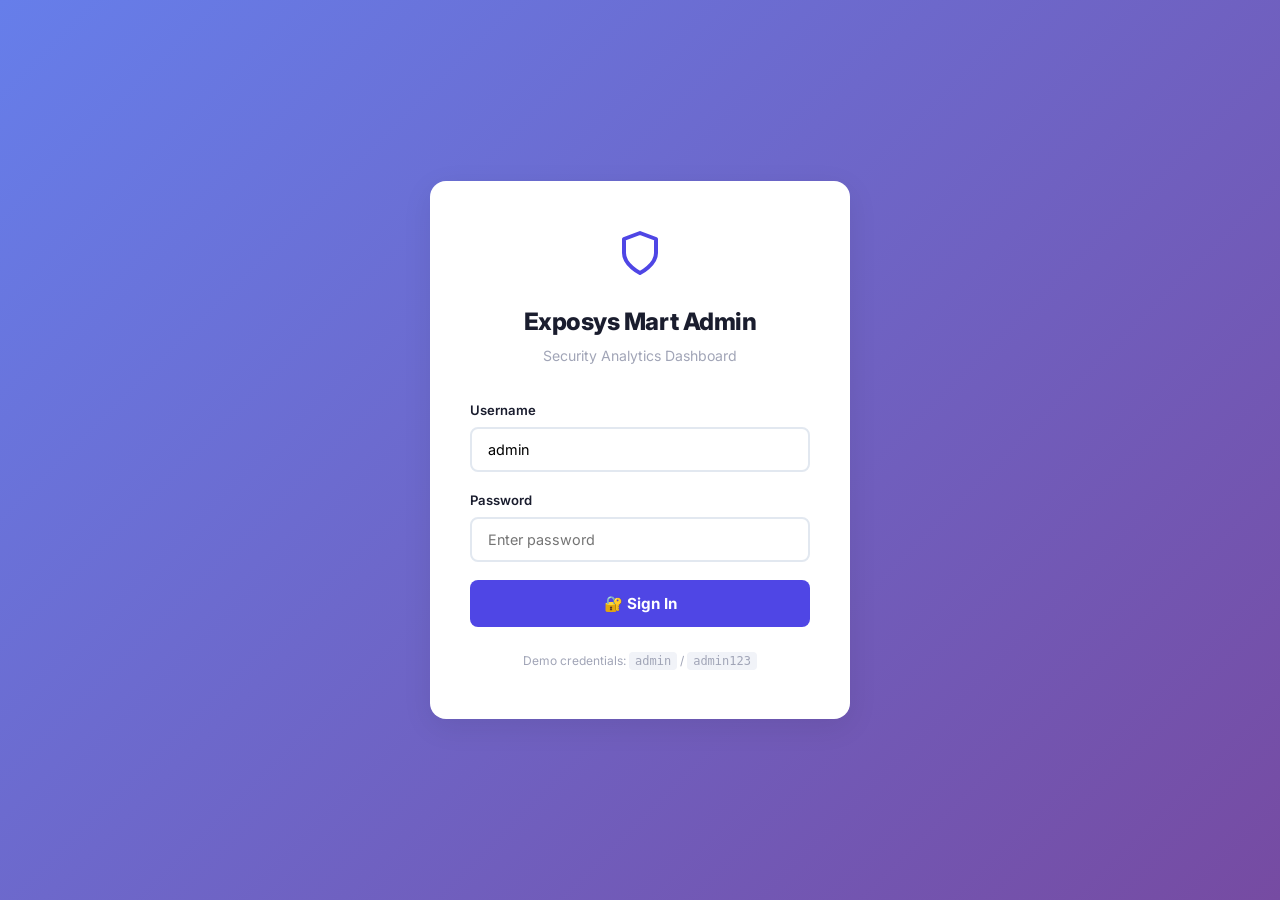
<file: frontend/admin/index.html>
<!DOCTYPE html>
<html lang="en">
<head>
  <meta charset="UTF-8">
  <meta http-equiv="refresh" content="0;url=login.html">
  <title>Redirecting to Admin Login...</title>
</head>
<body>
  <p>Redirecting to <a href="login.html">Admin Login</a>...</p>
</body>
</html>
</file>
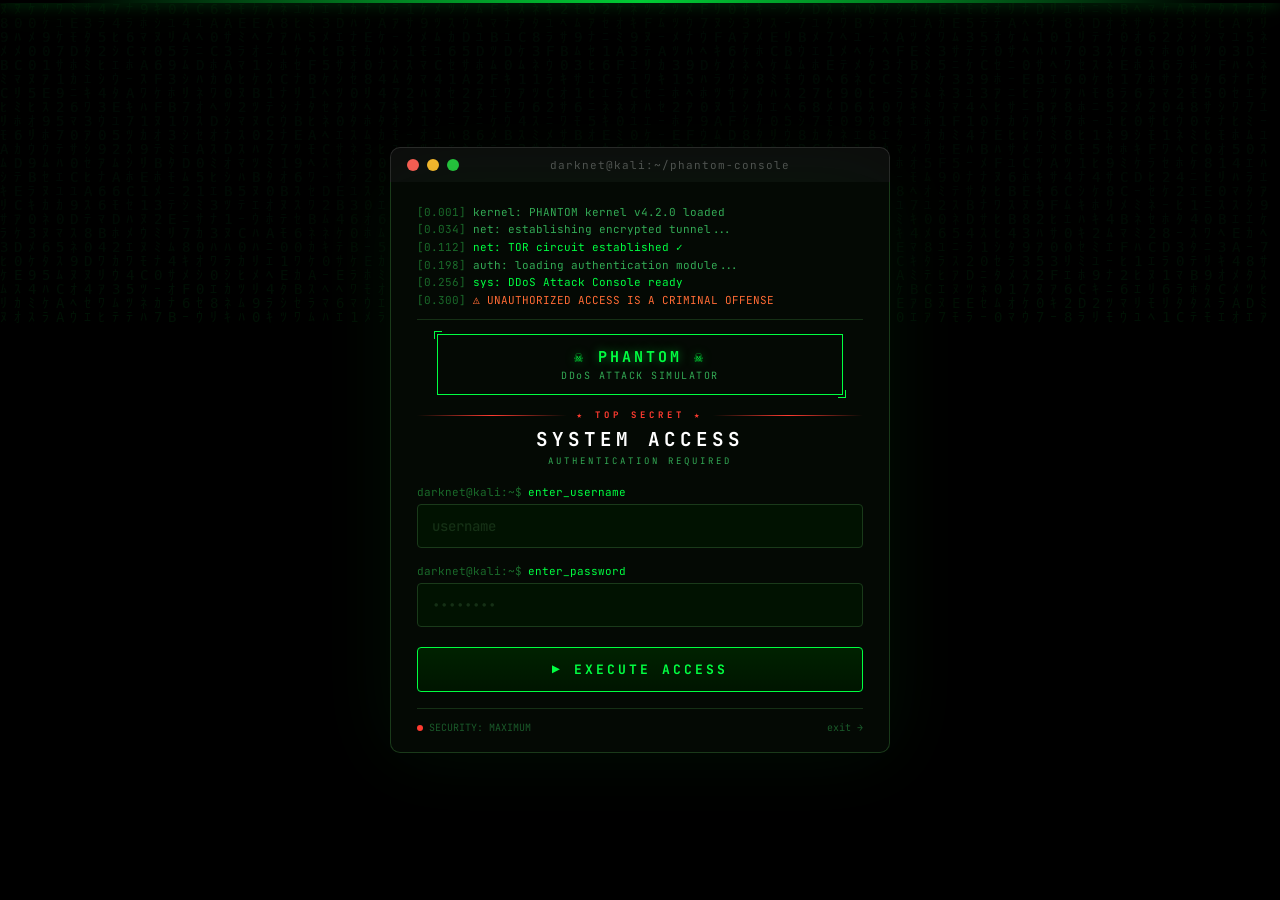
<file: frontend/hacker/index.html>
<!DOCTYPE html>
<html lang="en">
<head>
  <meta charset="UTF-8">
  <meta name="viewport" content="width=device-width, initial-scale=1.0">
  <title>PHANTOM — DDoS Attack Simulator</title>
  <link rel="stylesheet" href="css/hacker.css">
  <link rel="icon" href="data:image/svg+xml,<svg xmlns='http://www.w3.org/2000/svg' viewBox='0 0 100 100'><text y='.9em' font-size='90'>⚡</text></svg>">
  <script>
    // Instant auth gate — blocks rendering if not logged in
    if (!localStorage.getItem('phantom_token')) {
      window.location.replace('login.html');
      document.documentElement.style.display = 'none';
    }
  </script>
  <style>
    body { opacity: 0; transition: opacity 0.3s ease; }
    body.authenticated { opacity: 1; }
  </style>
</head>
<body>

  <!-- ── Video Background ──────────────────────────────── -->
  <div class="video-bg">
    <video autoplay muted loop playsinline>
      <source src="https://d8j0ntlcm91z4.cloudfront.net/user_38xzZboKViGWJOttwIXH07lWA1P/hf_20260217_030345_246c0224-10a4-422c-b324-070b7c0eceda.mp4" type="video/mp4">
    </video>
  </div>
  <div class="video-overlay"></div>
  <div class="scan-line"></div>

  <!-- ── Attack Animation Overlay ──────────────────────── -->
  <div class="attack-overlay" id="attack-overlay">
    <div class="attack-pulse"></div>
  </div>

  <!-- ── Navbar ────────────────────────────────────────── -->
  <nav class="hacker-nav">
    <div class="nav-brand">
      <div class="nav-brand-icon">
        <svg viewBox="0 0 24 24" fill="none" stroke-width="2" stroke-linecap="round" stroke-linejoin="round"><polygon points="13 2 3 14 12 14 11 22 21 10 12 10 13 2"/></svg>
      </div>
      <span class="nav-brand-name">PHANTOM</span>
    </div>

    <ul class="nav-links">
      <a href="#presets">
        Attack Presets
        <svg viewBox="0 0 24 24" fill="none" stroke="currentColor" stroke-width="2"><polyline points="6 9 12 15 18 9"/></svg>
      </a>
      <a href="#custom">
        Custom Config
        <svg viewBox="0 0 24 24" fill="none" stroke="currentColor" stroke-width="2"><polyline points="6 9 12 15 18 9"/></svg>
      </a>
      <a href="#logs">
        Attack Log
        <svg viewBox="0 0 24 24" fill="none" stroke="currentColor" stroke-width="2"><polyline points="6 9 12 15 18 9"/></svg>
      </a>
      <a href="http://localhost:8000/store/" target="_blank">
        Target Store
        <svg viewBox="0 0 24 24" fill="none" stroke="currentColor" stroke-width="2"><polyline points="6 9 12 15 18 9"/></svg>
      </a>
    </ul>

    <div style="display:flex; align-items:center; gap:12px;">
      <button id="logout-btn" onclick="HackerAPI.logout()" style="
        display:inline-flex; align-items:center; gap:6px;
        background:transparent; border:1px solid var(--red);
        color:var(--red); padding:11px 24px; border-radius:100px;
        font-family:var(--font-sans); font-size:14px; font-weight:600;
        cursor:pointer; transition:all 0.25s ease; letter-spacing:0.02em;
      " onmouseover="this.style.background='var(--red)';this.style.color='#fff';this.style.boxShadow='0 0 20px var(--red-glow)'" onmouseout="this.style.background='transparent';this.style.color='var(--red)';this.style.boxShadow='none'">
        <svg viewBox="0 0 24 24" fill="none" stroke="currentColor" stroke-width="2" stroke-linecap="round" stroke-linejoin="round" style="width:14px;height:14px;"><path d="M9 21H5a2 2 0 01-2-2V5a2 2 0 012-2h4"/><polyline points="16 17 21 12 16 7"/><line x1="21" y1="12" x2="9" y2="12"/></svg>
        Logout
      </button>
    </div>
  </nav>

  <!-- ── Hero Section ──────────────────────────────────── -->
  <section class="hero-section">
    <div class="hero-badge">
      <span class="hero-badge-dot"></span>
      <span class="hero-badge-text">Target Status: <strong id="target-status-text">Checking...</strong></span>
    </div>

    <h1 class="hero-title">DDoS Attack Simulation Console</h1>

    <p class="hero-sub">
      Entropy-based DDoS detection research platform. Launch configurable attack simulations against Exposys Mart and observe real-time detection via Shannon entropy analysis.
    </p>

    <div class="hero-cta" id="scroll-to-presets">
      <button class="hero-cta-inner" onclick="document.getElementById('presets').scrollIntoView({behavior:'smooth'})">
        <svg viewBox="0 0 24 24" fill="none" stroke="currentColor" stroke-width="2" stroke-linecap="round" stroke-linejoin="round"><polygon points="13 2 3 14 12 14 11 22 21 10 12 10 13 2"/></svg>
        Launch Attack
      </button>
    </div>
  </section>

  <div class="container">

    <!-- ── Live Stats Bar ──────────────────────────────── -->
    <div class="stats-bar" id="stats-bar">
      <div class="stat-item">
        <div class="stat-item-value" id="stat-target-url">localhost:8000</div>
        <div class="stat-item-label">Target Server</div>
      </div>
      <div class="stat-item">
        <div class="stat-item-value" id="stat-status">
          <span style="color: var(--green);">ONLINE</span>
        </div>
        <div class="stat-item-label">Server Status</div>
      </div>
      <div class="stat-item">
        <div class="stat-item-value" id="stat-attacks-count">0</div>
        <div class="stat-item-label">Attacks Launched</div>
      </div>
      <div class="stat-item">
        <div class="stat-item-value" id="stat-total-reqs">0</div>
        <div class="stat-item-label">Total Requests Sent</div>
      </div>
    </div>

    <!-- ═══════════════════════════════════════════════════
         ATTACK PRESETS
         ═══════════════════════════════════════════════════ -->
    <div id="presets">
      <div class="section-header">
        <div class="section-icon red">
          <svg viewBox="0 0 24 24" fill="none" stroke-width="2" stroke-linecap="round" stroke-linejoin="round"><polygon points="13 2 3 14 12 14 11 22 21 10 12 10 13 2"/></svg>
        </div>
        <div>
          <div class="section-title">Attack Presets</div>
          <div class="section-subtitle">Pre-configured attack scenarios for different DDoS patterns</div>
        </div>
      </div>
    </div>

    <div class="presets-grid">

      <!-- Traffic Spike -->
      <div class="preset-card spike" data-preset="spike">
        <div class="preset-icon">
          <svg viewBox="0 0 24 24" fill="none" stroke-width="2" stroke-linecap="round" stroke-linejoin="round"><polygon points="13 2 3 14 12 14 11 22 21 10 12 10 13 2"/></svg>
        </div>
        <div class="preset-name">Traffic Spike</div>
        <div class="preset-desc">Quick burst of concentrated traffic from few IPs. Fast and aggressive single wave.</div>
        <div class="preset-stats">
          <div class="stat">
            <div class="stat-value">5</div>
            <div class="stat-label">Source IPs</div>
          </div>
          <div class="stat">
            <div class="stat-value">500</div>
            <div class="stat-label">Req/IP</div>
          </div>
          <div class="stat">
            <div class="stat-value">1</div>
            <div class="stat-label">Wave</div>
          </div>
        </div>
        <button class="launch-btn" data-preset="spike">
          <svg viewBox="0 0 24 24" fill="none" stroke="currentColor" stroke-width="2"><polygon points="5 3 19 12 5 21 5 3"/></svg>
          LAUNCH SPIKE
        </button>
      </div>

      <!-- Bot Swarm -->
      <div class="preset-card swarm" data-preset="swarm">
        <div class="preset-icon">
          <svg viewBox="0 0 24 24" fill="none" stroke-width="2" stroke-linecap="round" stroke-linejoin="round"><rect x="4" y="4" width="16" height="16" rx="2"/><rect x="9" y="9" width="6" height="6"/><path d="M9 1v3M15 1v3M9 20v3M15 20v3M20 9h3M20 14h3M1 9h3M1 14h3"/></svg>
        </div>
        <div class="preset-name">Bot Swarm</div>
        <div class="preset-desc">Distributed flood from rotating bot IPs across multiple attack waves.</div>
        <div class="preset-stats">
          <div class="stat">
            <div class="stat-value">20</div>
            <div class="stat-label">Source IPs</div>
          </div>
          <div class="stat">
            <div class="stat-value">200</div>
            <div class="stat-label">Req/IP</div>
          </div>
          <div class="stat">
            <div class="stat-value">3</div>
            <div class="stat-label">Waves</div>
          </div>
        </div>
        <button class="launch-btn" data-preset="swarm">
          <svg viewBox="0 0 24 24" fill="none" stroke="currentColor" stroke-width="2"><polygon points="5 3 19 12 5 21 5 3"/></svg>
          LAUNCH SWARM
        </button>
      </div>

      <!-- Sustained Flood -->
      <div class="preset-card flood" data-preset="flood">
        <div class="preset-icon">
          <svg viewBox="0 0 24 24" fill="none" stroke-width="2" stroke-linecap="round" stroke-linejoin="round"><path d="M17 21v-2a4 4 0 00-4-4H5a4 4 0 00-4 4v2"/><circle cx="9" cy="7" r="4"/><path d="M23 21v-2a4 4 0 00-3-3.87M16 3.13a4 4 0 010 7.75"/></svg>
        </div>
        <div class="preset-name">Sustained Flood</div>
        <div class="preset-desc">Heavy sustained load from dedicated IPs over extended multi-wave duration.</div>
        <div class="preset-stats">
          <div class="stat">
            <div class="stat-value">3</div>
            <div class="stat-label">Source IPs</div>
          </div>
          <div class="stat">
            <div class="stat-value">2000</div>
            <div class="stat-label">Req/IP</div>
          </div>
          <div class="stat">
            <div class="stat-value">5</div>
            <div class="stat-label">Waves</div>
          </div>
        </div>
        <button class="launch-btn" data-preset="flood">
          <svg viewBox="0 0 24 24" fill="none" stroke="currentColor" stroke-width="2"><polygon points="5 3 19 12 5 21 5 3"/></svg>
          LAUNCH FLOOD
        </button>
      </div>

      <!-- Checkout Flood -->
      <div class="preset-card flood" data-preset="checkout_flood">
        <div class="preset-icon">
          <svg viewBox="0 0 24 24" fill="none" stroke="currentColor" stroke-width="2"><circle cx="9" cy="21" r="1"/><circle cx="20" cy="21" r="1"/><path d="M1 1h4l2.68 13.39a2 2 0 0 0 2 1.61h9.72a2 2 0 0 0 2-1.61L23 6H6"/></svg>
        </div>
        <div class="preset-name">Checkout Flood</div>
        <div class="preset-desc">High volume of requests attempting to exhaust checkout infrastructure.</div>
        <div class="preset-stats">
          <div class="stat">
            <div class="stat-value">10</div>
            <div class="stat-label">Source IPs</div>
          </div>
          <div class="stat">
            <div class="stat-value">1500</div>
            <div class="stat-label">Req/IP</div>
          </div>
          <div class="stat">
            <div class="stat-value">2</div>
            <div class="stat-label">Waves</div>
          </div>
        </div>
        <button class="launch-btn" data-preset="checkout_flood">
          <svg viewBox="0 0 24 24" fill="none" stroke="currentColor" stroke-width="2"><polygon points="5 3 19 12 5 21 5 3"/></svg>
          LAUNCH CART
        </button>
      </div>

      <!-- Product Page Burst -->
      <div class="preset-card swarm" data-preset="product_burst">
        <div class="preset-icon">
          <svg viewBox="0 0 24 24" fill="none" stroke="currentColor" stroke-width="2"><circle cx="12" cy="12" r="10"/><circle cx="12" cy="12" r="6"/><circle cx="12" cy="12" r="2"/></svg>
        </div>
        <div class="preset-name">Product Burst</div>
        <div class="preset-desc">Targeted burst against random product detail pages to exhaust database reads.</div>
        <div class="preset-stats">
          <div class="stat">
            <div class="stat-value">15</div>
            <div class="stat-label">Source IPs</div>
          </div>
          <div class="stat">
            <div class="stat-value">400</div>
            <div class="stat-label">Req/IP</div>
          </div>
          <div class="stat">
            <div class="stat-value">4</div>
            <div class="stat-label">Waves</div>
          </div>
        </div>
        <button class="launch-btn" data-preset="product_burst">
          <svg viewBox="0 0 24 24" fill="none" stroke="currentColor" stroke-width="2"><polygon points="5 3 19 12 5 21 5 3"/></svg>
          LAUNCH BURST
        </button>
      </div>
    </div>

    <!-- ── Attack Status ───────────────────────────────── -->
    <div class="attack-status" id="attack-status">
      <div class="status-title" id="status-title"></div>
      <div class="status-detail" id="status-detail"></div>
    </div>

    <!-- ═══════════════════════════════════════════════════
         CUSTOM ATTACK
         ═══════════════════════════════════════════════════ -->
    <div id="custom">
      <div class="section-header" style="margin-top:8px;">
        <div class="section-icon purple">
          <svg viewBox="0 0 24 24" fill="none" stroke-width="2" stroke-linecap="round" stroke-linejoin="round"><circle cx="12" cy="12" r="3"/><path d="M19.4 15a1.65 1.65 0 00.33 1.82l.06.06a2 2 0 01-2.83 2.83l-.06-.06a1.65 1.65 0 00-1.82-.33 1.65 1.65 0 00-1 1.51V21a2 2 0 01-4 0v-.09A1.65 1.65 0 009 19.4a1.65 1.65 0 00-1.82.33l-.06.06a2 2 0 01-2.83-2.83l.06-.06a1.65 1.65 0 00.33-1.82 1.65 1.65 0 00-1.51-1H3a2 2 0 010-4h.09A1.65 1.65 0 004.6 9a1.65 1.65 0 00-.33-1.82l-.06-.06a2 2 0 012.83-2.83l.06.06a1.65 1.65 0 001.82.33H9a1.65 1.65 0 001-1.51V3a2 2 0 014 0v.09a1.65 1.65 0 001 1.51 1.65 1.65 0 001.82-.33l.06-.06a2 2 0 012.83 2.83l-.06.06a1.65 1.65 0 00-.33 1.82V9c.26.604.852.997 1.51 1H21a2 2 0 010 4h-.09a1.65 1.65 0 00-1.51 1z"/></svg>
        </div>
        <div>
          <div class="section-title">Custom Attack Configuration</div>
          <div class="section-subtitle">Fine-tune your own attack parameters</div>
        </div>
      </div>
    </div>

    <div class="custom-panel">
      <div class="custom-inputs">
        <div class="input-group">
          <label>Bot IPs</label>
          <input type="number" id="custom-ips" value="10" min="1" max="50">
        </div>
        <div class="input-group">
          <label>Requests / IP</label>
          <input type="number" id="custom-rpi" value="300" min="10" max="10000">
        </div>
        <div class="input-group">
          <label>Waves</label>
          <input type="number" id="custom-waves" value="2" min="1" max="10">
        </div>
        <div class="input-group">
          <label>Wave Delay (ms)</label>
          <input type="number" id="custom-delay" value="500" min="0" max="5000">
        </div>
      </div>

      <div class="custom-summary">
        <div class="summary-item">
          <div class="summary-value" id="custom-total">6,000</div>
          <div class="summary-label">Est. Total Requests</div>
        </div>
        <div class="summary-item">
          <div class="summary-value" id="custom-duration">~1.0s</div>
          <div class="summary-label">Est. Duration</div>
        </div>
        <div class="summary-item">
          <div class="summary-value" style="color: var(--amber);">CUSTOM</div>
          <div class="summary-label">Attack Type</div>
        </div>
      </div>

      <button class="launch-btn" id="custom-launch-btn" style="max-width: 340px; margin: 0 auto; display: flex;">
        <svg viewBox="0 0 24 24" fill="none" stroke="currentColor" stroke-width="2" stroke-linecap="round" stroke-linejoin="round"><path d="M22 2L11 13M22 2l-7 20-4-9-9-4 20-7z"/></svg>
        LAUNCH CUSTOM ATTACK
      </button>
    </div>

    <!-- ═══════════════════════════════════════════════════
         ATTACK LOGS
         ═══════════════════════════════════════════════════ -->
    <div id="logs">
      <div class="section-header">
        <div class="section-icon cyan">
          <svg viewBox="0 0 24 24" fill="none" stroke-width="2" stroke-linecap="round" stroke-linejoin="round"><path d="M16 4h2a2 2 0 012 2v14a2 2 0 01-2 2H6a2 2 0 01-2-2V6a2 2 0 012-2h2"/><rect x="8" y="2" width="8" height="4" rx="1"/></svg>
        </div>
        <div>
          <div class="section-title">Attack Log</div>
          <div class="section-subtitle">Real-time feed of all attack events</div>
        </div>
      </div>
    </div>

    <div class="logs-panel">
      <div class="logs-header">
        <span class="logs-title">
          <svg viewBox="0 0 24 24" fill="none" stroke="currentColor" stroke-width="2" stroke-linecap="round" stroke-linejoin="round"><polyline points="22 12 18 12 15 21 9 3 6 12 2 12"/></svg>
          Live Event Feed
        </span>
        <button class="clear-btn" id="clear-logs-btn">Clear All</button>
      </div>
      <div class="logs-body" id="logs-body">
        <div class="logs-empty" id="logs-empty">
          <svg viewBox="0 0 24 24" fill="none" stroke="currentColor" stroke-width="1.5" stroke-linecap="round" stroke-linejoin="round"><circle cx="12" cy="12" r="10"/><path d="M8 14s1.5 2 4 2 4-2 4-2M9 9h.01M15 9h.01"/></svg><br>
          No attacks launched yet. Select a preset or configure a custom attack above.
        </div>
      </div>
    </div>

    <!-- ── Quick Actions ───────────────────────────────── -->
    <div class="quick-actions">
      <a href="http://localhost:8000/store/" target="_blank" class="action-btn green">
        <svg viewBox="0 0 24 24" fill="none" stroke="currentColor" stroke-width="2" stroke-linecap="round" stroke-linejoin="round"><path d="M6 2L3 6v14a2 2 0 002 2h14a2 2 0 002-2V6l-3-4z"/><line x1="3" y1="6" x2="21" y2="6"/><path d="M16 10a4 4 0 01-8 0"/></svg>
        View Target Store
      </a>
      <button class="action-btn amber" id="reset-btn">
        <svg viewBox="0 0 24 24" fill="none" stroke="currentColor" stroke-width="2" stroke-linecap="round" stroke-linejoin="round"><polyline points="23 4 23 10 17 10"/><path d="M20.49 15a9 9 0 11-2.12-9.36L23 10"/></svg>
        Reset All Data
      </button>
    </div>

  </div>

  <!-- ── Footer ────────────────────────────────────────── -->
  <footer class="hacker-footer">
    <div class="footer-line">
      <svg viewBox="0 0 24 24" fill="none" stroke="currentColor" stroke-width="2" stroke-linecap="round" stroke-linejoin="round"><polygon points="13 2 3 14 12 14 11 22 21 10 12 10 13 2"/></svg>
      PHANTOM DDoS SIMULATOR — EDUCATIONAL USE ONLY
    </div>
    <div class="footer-line">
      Entropy-Based DDoS Detection on Exposys Mart Using FastAPI and Real-Time Analytics
    </div>
    <div class="footer-version">v2.0.0 — General Sans + Web3 Theme</div>
  </footer>

  <script src="js/hacker-api.js"></script>
  <script src="js/hacker-app.js"></script>
</body>
</html>
</file>
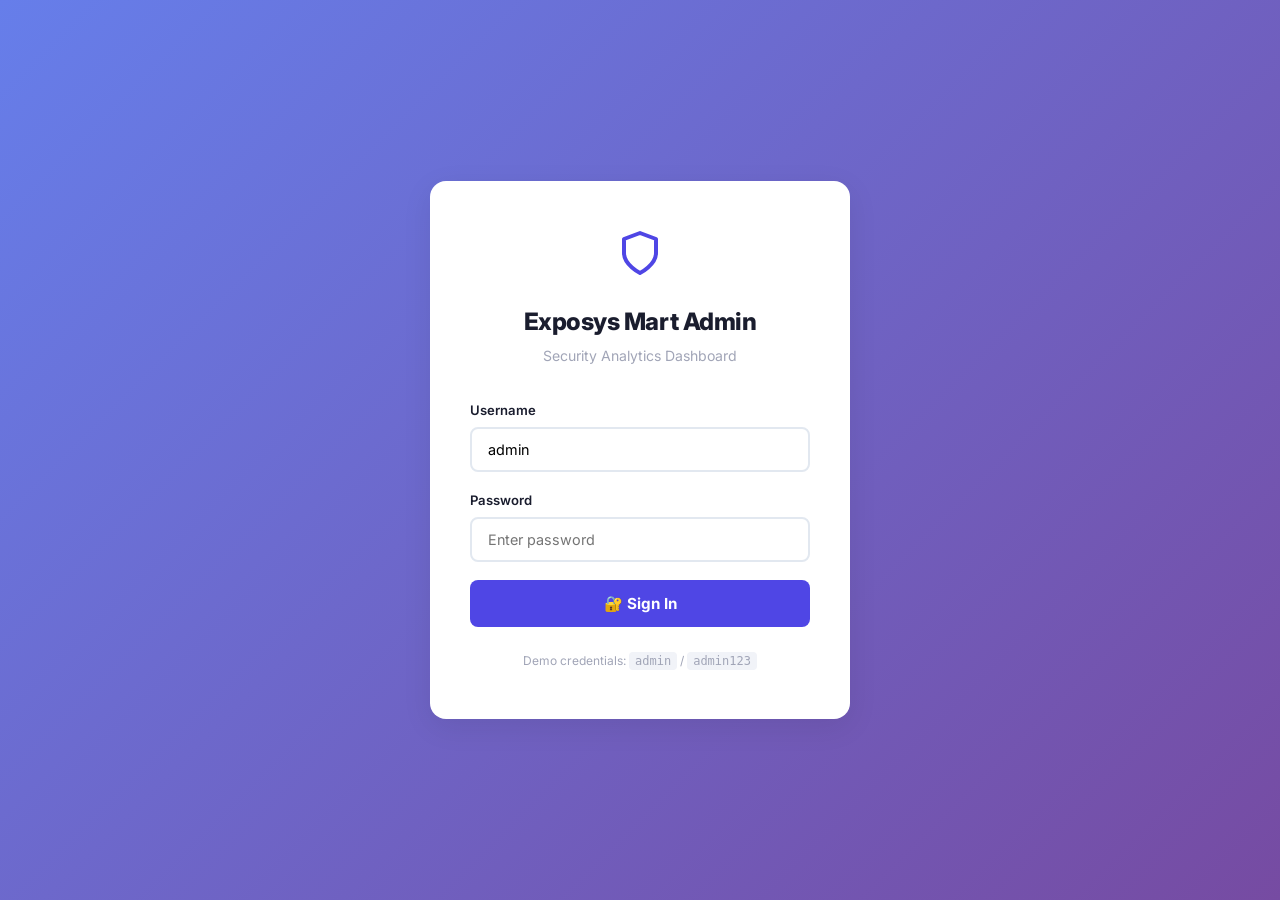
<file: frontend/admin/login.html>
<!DOCTYPE html>
<html lang="en">
<head>
  <meta charset="UTF-8">
  <meta name="viewport" content="width=device-width, initial-scale=1.0">
  <title>Admin Login — Exposys Mart Security</title>
  <link rel="stylesheet" href="css/admin.css">
  <link rel="icon" href="data:image/svg+xml,<svg xmlns='http://www.w3.org/2000/svg' viewBox='0 0 100 100'><text y='.9em' font-size='90'>🔐</text></svg>">
</head>
<body>

  <div class="login-wrapper">
    <div class="login-card animate-in">
      <div class="login-logo"><svg viewBox="0 0 24 24" fill="none" stroke="#4F46E5" stroke-width="2" stroke-linecap="round" stroke-linejoin="round" style="width:48px;height:48px;"><path d="M12 22s8-4 8-10V5l-8-3-8 3v7c0 6 8 10 8 10z"/></svg></div>
      <h1 class="login-title">Exposys Mart Admin</h1>
      <p class="login-subtitle">Security Analytics Dashboard</p>

      <div class="login-error" id="login-error">
        Invalid credentials. Please try again.
      </div>

      <form id="login-form">
        <div class="form-group">
          <label class="form-label" for="username">Username</label>
          <input type="text" class="form-input" id="username" placeholder="Enter username" value="admin" required>
        </div>
        <div class="form-group">
          <label class="form-label" for="password">Password</label>
          <input type="password" class="form-input" id="password" placeholder="Enter password" required>
        </div>
        <button type="submit" class="login-btn" id="login-btn">
          🔐 Sign In
        </button>
      </form>

      <p style="margin-top: 24px; font-size: 0.75rem; color: var(--text-muted);">
        Demo credentials: <code style="background: var(--bg-input); padding: 2px 6px; border-radius: 4px;">admin</code> /
        <code style="background: var(--bg-input); padding: 2px 6px; border-radius: 4px;">admin123</code>
      </p>
    </div>
  </div>

  <script src="js/admin-api.js"></script>
  <script src="js/admin-auth.js"></script>
</body>
</html>
</file>
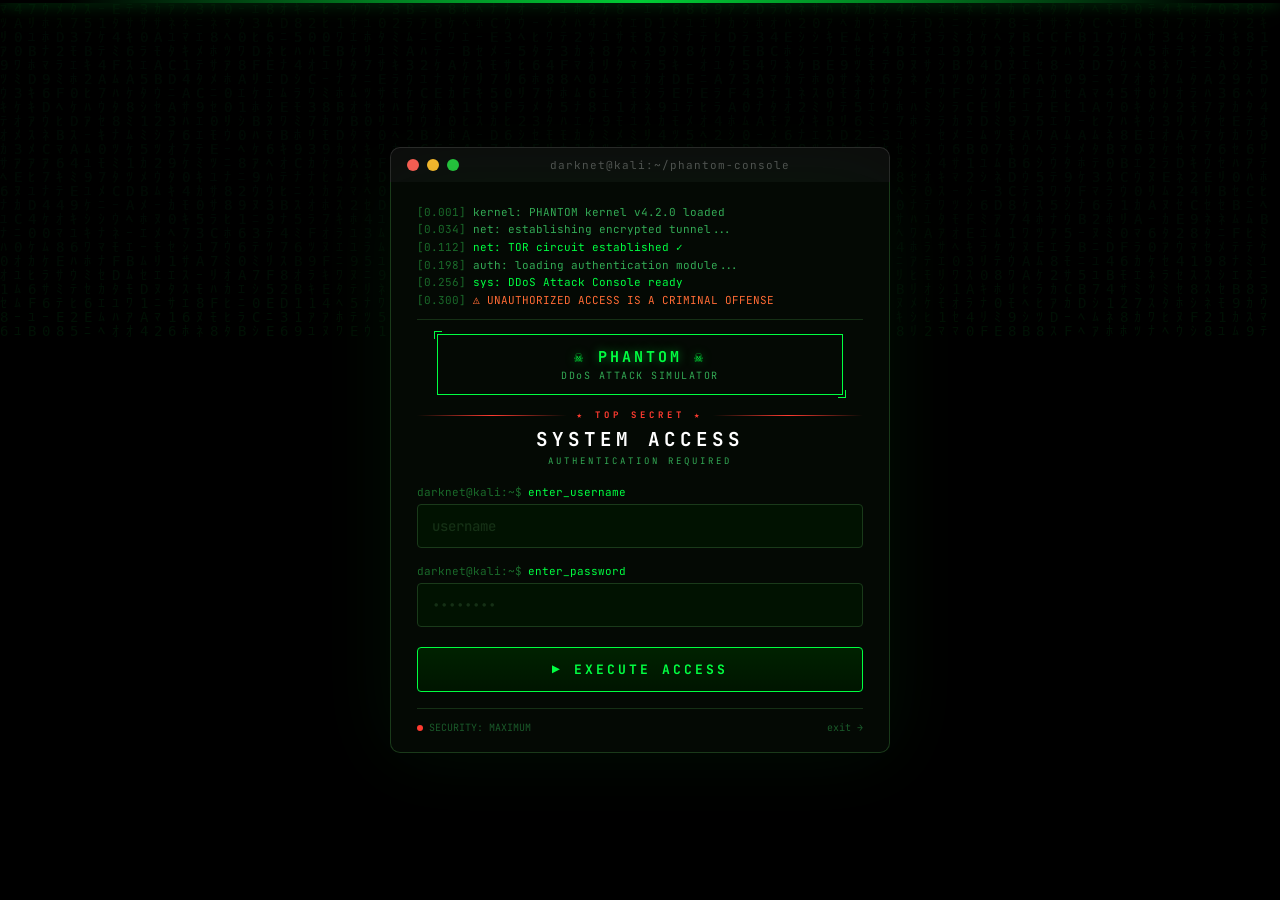
<file: frontend/hacker/login.html>
<!DOCTYPE html>
<html lang="en">
<head>
  <meta charset="UTF-8">
  <meta name="viewport" content="width=device-width, initial-scale=1.0">
  <title>PHANTOM — Classified Access</title>
  <link rel="icon" href="data:image/svg+xml,<svg xmlns='http://www.w3.org/2000/svg' viewBox='0 0 100 100'><text y='.9em' font-size='90'>⚡</text></svg>">
  <link href="https://fonts.googleapis.com/css2?family=JetBrains+Mono:wght@300;400;500;600;700&display=swap" rel="stylesheet">
  <style>
    *, *::before, *::after { margin:0; padding:0; box-sizing:border-box; }

    html, body { height: 100%; }

    body {
      background: #000;
      color: #00ff41;
      font-family: 'JetBrains Mono', 'Courier New', monospace;
      min-height: 100vh;
      min-height: 100svh;
      overflow-x: hidden;
      overflow-y: auto;
      overscroll-behavior-y: contain;
    }

    /* ── Background ────────────────────────────────── */
    .bg-video {
      position: fixed; inset: 0; z-index: 0;
    }
    .bg-video video {
      width: 100%; height: 100%;
      object-fit: cover;
      opacity: 0.12;
      filter: hue-rotate(90deg) saturate(300%) brightness(0.4);
    }

    #matrix-canvas {
      position: fixed; inset: 0;
      z-index: 1; pointer-events: none;
    }

    .crt-overlay {
      position: fixed; inset: 0;
      z-index: 2; pointer-events: none;
      background: repeating-linear-gradient(0deg, rgba(0,0,0,0.12) 0px, rgba(0,0,0,0.12) 1px, transparent 1px, transparent 3px);
    }

    .scan-beam {
      position: fixed;
      left: 0; width: 100%; height: 3px;
      background: linear-gradient(90deg, transparent 5%, rgba(0,255,65,0.5) 30%, rgba(0,255,65,0.8) 50%, rgba(0,255,65,0.5) 70%, transparent 95%);
      box-shadow: 0 0 15px rgba(0,255,65,0.5), 0 0 40px rgba(0,255,65,0.2);
      z-index: 3; pointer-events: none;
      animation: scanBeam 4s linear infinite;
    }
    @keyframes scanBeam { 0% { top: -3px; } 100% { top: 100vh; } }

    /* ── Layout ─────────────────────────────────────── */
    .login-wrapper {
      position: relative; z-index: 10;
      display: flex; align-items: center; justify-content: center;
      min-height: 100vh;
      min-height: 100svh;
      padding: clamp(12px, 2.5vh, 20px);
      align-items: flex-start;
    }

    .terminal-window {
      width: 100%; max-width: 500px;
      margin: clamp(4px, 2vh, 20px) 0;
    }

    /* ── Title bar ──────────────────────────────────── */
    .terminal-titlebar {
      background: #0d0d0d;
      border: 1px solid #2a2a2a;
      border-bottom: none;
      padding: 10px 16px;
      display: flex; align-items: center; gap: 8px;
      border-radius: 10px 10px 0 0;
    }
    .dot { width: 12px; height: 12px; border-radius: 50%; }
    .dot.r { background: #ff5f56; }
    .dot.y { background: #ffbd2e; }
    .dot.g { background: #27c93f; }
    .titlebar-text {
      flex: 1; text-align: center;
      font-size: 11px; color: #555; letter-spacing: 1px;
    }

    /* ── Terminal body ──────────────────────────────── */
    .terminal-body {
      background: rgba(5, 10, 5, 0.94);
      border: 1px solid #1a3a1a;
      border-top: none;
      border-radius: 0 0 10px 10px;
      padding: 22px 26px 18px;
      backdrop-filter: blur(20px);
      box-shadow: 0 0 80px rgba(0,255,65,0.06), 0 30px 80px rgba(0,0,0,0.5);
    }

    /* ── Boot log ───────────────────────────────────── */
    .boot-log {
      font-size: 11px;
      line-height: 1.6;
      margin-bottom: 14px;
      border-bottom: 1px solid #153015;
      padding-bottom: 10px;
    }
    .boot-log .bl { opacity: 0; animation: fadeIn 0.1s ease forwards; }
    .boot-log .bl:nth-child(1) { animation-delay: 0.15s; }
    .boot-log .bl:nth-child(2) { animation-delay: 0.35s; }
    .boot-log .bl:nth-child(3) { animation-delay: 0.55s; }
    .boot-log .bl:nth-child(4) { animation-delay: 0.75s; }
    .boot-log .bl:nth-child(5) { animation-delay: 0.95s; }
    .boot-log .bl:nth-child(6) { animation-delay: 1.15s; }
    @keyframes fadeIn { to { opacity: 1; } }

    .bl { color: #33aa55; }
    .bl.ok { color: #00ff41; }
    .bl.warn { color: #ff6b35; }
    .bl .ts { color: #1a6a2a; }

    /* ── Header area ────────────────────────────────── */
    .console-box {
      text-align: center;
      border: 1px solid #00ff41;
      padding: 12px 18px;
      margin: 0 20px 14px;
      position: relative;
    }
    .console-box::before, .console-box::after {
      content: ''; position: absolute;
      width: 8px; height: 8px; border: 1px solid #00ff41;
    }
    .console-box::before { top: -4px; left: -4px; border-right: none; border-bottom: none; }
    .console-box::after { bottom: -4px; right: -4px; border-left: none; border-top: none; }
    .console-box h2 {
      font-size: 15px; font-weight: 700;
      color: #00ff41; letter-spacing: 3px;
      text-shadow: 0 0 10px rgba(0,255,65,0.5);
      margin-bottom: 2px;
    }
    .console-box p {
      font-size: 10px; color: #33aa55;
      letter-spacing: 1.5px;
    }

    /* ── Classified ──────────────────────────────────── */
    .classified {
      display: flex; align-items: center; gap: 10px;
      margin-bottom: 5px;
    }
    .classified .bar { flex: 1; height: 1px; background: linear-gradient(90deg, transparent, #ff3b30, transparent); }
    .classified span {
      font-size: 9px; letter-spacing: 4px;
      color: #ff3b30; font-weight: 700;
      animation: flash 2s ease-in-out infinite;
    }
    @keyframes flash { 0%, 100% { opacity: 1; } 50% { opacity: 0.3; } }

    .sys-title {
      text-align: center;
      font-size: 1.2rem; font-weight: 700;
      color: #fff; letter-spacing: 4px;
      margin-bottom: 3px;
    }
    .sys-sub {
      text-align: center;
      font-size: 9px; color: #33aa55;
      letter-spacing: 3px;
      margin-bottom: 18px;
    }

    /* ── Form ────────────────────────────────────────── */
    .field { margin-bottom: 16px; }
    .field-label {
      display: flex; align-items: center; gap: 6px;
      font-size: 11px; margin-bottom: 5px; color: #33aa55;
    }
    .field-label .p { color: #1a6a2a; }
    .field-label .c { color: #00ff41; }

    .field-input {
      width: 100%;
      background: rgba(0,20,0,0.8);
      border: 1px solid #1a3a1a;
      color: #00ff41;
      padding: 12px 14px;
      font-family: 'JetBrains Mono', monospace;
      font-size: 14px; font-weight: 500;
      border-radius: 4px;
      outline: none;
      transition: all 0.25s;
      caret-color: #00ff41;
    }
    .field-input::placeholder { color: #153015; }
    .field-input:focus {
      border-color: #00ff41;
      box-shadow: 0 0 0 2px rgba(0,255,65,0.08), inset 0 0 15px rgba(0,255,65,0.04);
      background: rgba(0,30,0,0.9);
    }

    /* ── Button ──────────────────────────────────────── */
    .btn-exec {
      width: 100%; padding: 13px;
      margin-top: 4px;
      background: linear-gradient(180deg, #002200, #001500);
      border: 1px solid #00ff41;
      color: #00ff41;
      font-family: 'JetBrains Mono', monospace;
      font-size: 13px; font-weight: 700;
      letter-spacing: 3px; text-transform: uppercase;
      cursor: pointer; border-radius: 4px;
      transition: all 0.2s;
      position: relative; overflow: hidden;
    }
    .btn-exec::before {
      content: '';
      position: absolute; top: 0; left: -100%;
      width: 100%; height: 100%;
      background: linear-gradient(90deg, transparent, rgba(0,255,65,0.12), transparent);
      transition: left 0.5s;
    }
    .btn-exec:hover::before { left: 100%; }
    .btn-exec:hover {
      background: #00ff41; color: #000;
      box-shadow: 0 0 30px rgba(0,255,65,0.4), 0 0 60px rgba(0,255,65,0.1);
      transform: translateY(-1px);
    }
    .btn-exec:disabled { opacity: 0.4; cursor: not-allowed; transform: none; }

    /* ── Error ────────────────────────────────────────── */
    .err-msg {
      display: none;
      padding: 10px 14px; margin-bottom: 14px;
      background: rgba(255,59,48,0.06);
      border: 1px solid rgba(255,59,48,0.25);
      border-left: 3px solid #ff3b30;
      color: #ff6b6b; font-size: 11px;
      border-radius: 4px;
    }
    .err-msg.visible {
      display: block;
      animation: shake 0.4s ease;
    }
    @keyframes shake {
      0%, 100% { transform: translateX(0); }
      25% { transform: translateX(-5px); }
      75% { transform: translateX(5px); }
    }

    /* ── Footer ───────────────────────────────────────── */
    .term-footer {
      margin-top: 16px; padding-top: 12px;
      border-top: 1px solid #153015;
      display: flex; justify-content: space-between; align-items: center;
      font-size: 10px; color: #1a5a2a;
    }
    .term-footer .sec {
      display: flex; align-items: center; gap: 6px;
    }
    .sec-dot {
      width: 6px; height: 6px; border-radius: 50%;
      background: #ff3b30;
      animation: secPulse 1.5s ease-in-out infinite;
    }
    @keyframes secPulse {
      0%, 100% { box-shadow: 0 0 0 0 rgba(255,59,48,0.5); }
      50% { box-shadow: 0 0 0 4px rgba(255,59,48,0); }
    }
    .term-footer a { color: #1a5a2a; text-decoration: none; transition: color 0.2s; }
    .term-footer a:hover { color: #00ff41; }

    /* Success flash */
    .success-flash {
      animation: successP 0.5s ease;
    }
    @keyframes successP {
      0% { box-shadow: inset 0 0 0 rgba(0,255,65,0); }
      50% { box-shadow: inset 0 0 50px rgba(0,255,65,0.15); }
      100% { box-shadow: inset 0 0 0 rgba(0,255,65,0); }
    }

    @media (min-height: 900px) {
      .login-wrapper { align-items: center; }
    }

    @media (max-width: 560px) {
      .terminal-body { padding: 18px 16px 14px; }
      .console-box { margin: 0 0 12px; }
      .console-box h2 { font-size: 13px; letter-spacing: 2px; }
      .sys-title { font-size: 1rem; letter-spacing: 2px; }
      .sys-sub { letter-spacing: 2px; margin-bottom: 14px; }
      .btn-exec { padding: 11px; font-size: 12px; letter-spacing: 2px; }
      .term-footer { flex-direction: column; align-items: flex-start; gap: 8px; }
    }

    @media (max-height: 760px) {
      .terminal-titlebar { padding: 8px 12px; }
      .terminal-body { padding: 16px 14px 12px; }
      .boot-log { font-size: 10px; line-height: 1.45; margin-bottom: 10px; padding-bottom: 8px; }
      .console-box { margin: 0 0 10px; padding: 10px 12px; }
      .field { margin-bottom: 12px; }
      .field-input { padding: 10px 12px; }
      .term-footer { margin-top: 12px; padding-top: 10px; }
    }
  </style>
</head>
<body>

  <div class="bg-video">
    <video autoplay muted loop playsinline>
      <source src="https://d8j0ntlcm91z4.cloudfront.net/user_38xzZboKViGWJOttwIXH07lWA1P/hf_20260217_030345_246c0224-10a4-422c-b324-070b7c0eceda.mp4" type="video/mp4">
    </video>
  </div>
  <canvas id="matrix-canvas"></canvas>
  <div class="crt-overlay"></div>
  <div class="scan-beam"></div>

  <div class="login-wrapper">
    <div class="terminal-window">
      <div class="terminal-titlebar">
        <div class="dot r"></div>
        <div class="dot y"></div>
        <div class="dot g"></div>
        <div class="titlebar-text">darknet@kali:~/phantom-console</div>
      </div>

      <div class="terminal-body" id="terminal-body">

        <!-- Boot log -->
        <div class="boot-log">
          <div class="bl"><span class="ts">[0.001]</span> kernel: PHANTOM kernel v4.2.0 loaded</div>
          <div class="bl"><span class="ts">[0.034]</span> net: establishing encrypted tunnel...</div>
          <div class="bl ok"><span class="ts">[0.112]</span> net: TOR circuit established ✓</div>
          <div class="bl"><span class="ts">[0.198]</span> auth: loading authentication module...</div>
          <div class="bl ok"><span class="ts">[0.256]</span> sys: DDoS Attack Console ready</div>
          <div class="bl warn"><span class="ts">[0.300]</span> ⚠ UNAUTHORIZED ACCESS IS A CRIMINAL OFFENSE</div>
        </div>

        <!-- Console header -->
        <div class="console-box">
          <h2>☠ PHANTOM ☠</h2>
          <p>DDoS ATTACK SIMULATOR</p>
        </div>

        <div class="classified">
          <div class="bar"></div>
          <span>★ TOP SECRET ★</span>
          <div class="bar"></div>
        </div>
        <div class="sys-title">SYSTEM ACCESS</div>
        <div class="sys-sub">AUTHENTICATION REQUIRED</div>

        <!-- Error -->
        <div class="err-msg" id="login-error">ACCESS DENIED — INVALID CREDENTIALS</div>

        <!-- Login only — no registration -->
        <form id="login-form" autocomplete="off">
          <div class="field">
            <div class="field-label">
              <span class="p">darknet@kali:~$</span>
              <span class="c">enter_username</span>
            </div>
            <input type="text" class="field-input" id="username" required spellcheck="false" autocomplete="off" placeholder="username">
          </div>
          <div class="field">
            <div class="field-label">
              <span class="p">darknet@kali:~$</span>
              <span class="c">enter_password</span>
            </div>
            <input type="password" class="field-input" id="password" required spellcheck="false" autocomplete="off" placeholder="••••••••">
          </div>
          <button type="submit" class="btn-exec" id="login-btn">▶ EXECUTE ACCESS</button>
        </form>

        <div class="term-footer">
          <div class="sec">
            <div class="sec-dot"></div>
            <span>SECURITY: MAXIMUM</span>
          </div>
          <a href="/store/">exit →</a>
        </div>
      </div>
    </div>
  </div>

  <script>
    // ── Matrix rain ──────────────────────────────────
    const cvs = document.getElementById('matrix-canvas');
    const ctx = cvs.getContext('2d');
    function resize() { cvs.width = innerWidth; cvs.height = innerHeight; }
    resize();
    addEventListener('resize', resize);
    const chars = 'ﾊﾐﾋｰｳｼﾅﾓﾆｻﾜﾂｵﾘｱﾎﾃﾏｹﾒｴｶｷﾑﾕﾗｾﾈｽﾀﾇﾍ01234567890ABCDEF';
    const fs = 14;
    let cols = Math.floor(cvs.width / fs);
    let drops = Array(cols).fill(1);
    function drawMatrix() {
      ctx.fillStyle = 'rgba(0,0,0,0.05)';
      ctx.fillRect(0, 0, cvs.width, cvs.height);
      ctx.fillStyle = '#00ff4112';
      ctx.font = fs + 'px monospace';
      for (let i = 0; i < drops.length; i++) {
        const ch = chars[Math.floor(Math.random() * chars.length)];
        ctx.fillText(ch, i * fs, drops[i] * fs);
        if (drops[i] * fs > cvs.height && Math.random() > 0.975) drops[i] = 0;
        drops[i]++;
      }
    }
    setInterval(drawMatrix, 50);
    addEventListener('resize', () => { resize(); cols = Math.floor(cvs.width / fs); drops = Array(cols).fill(1); });

    // ── Already logged in? ───────────────────────────
    if (localStorage.getItem('phantom_token')) {
      window.location.replace('index.html');
    }

    // ── API base ─────────────────────────────────────
    const API = window.location.port === '8000' || window.location.port === ''
      ? `${location.protocol}//${location.hostname}${location.port ? ':' + location.port : ''}`
      : 'http://localhost:8000';

    // ── Login ────────────────────────────────────────
    document.getElementById('login-form').addEventListener('submit', async (e) => {
      e.preventDefault();
      const err = document.getElementById('login-error');
      err.classList.remove('visible');
      const btn = document.getElementById('login-btn');
      btn.disabled = true;
      btn.textContent = '⏳ AUTHENTICATING...';

      try {
        const res = await fetch(`${API}/api/auth/hacker/login`, {
          method: 'POST',
          headers: { 'Content-Type': 'application/json' },
          body: JSON.stringify({
            username: document.getElementById('username').value,
            password: document.getElementById('password').value,
          }),
        }).then(r => r.json());

        if (res.success && res.token) {
          btn.textContent = '✓ ACCESS GRANTED';
          btn.style.background = '#00ff41';
          btn.style.color = '#000';
          btn.style.borderColor = '#00ff41';
          document.getElementById('terminal-body').classList.add('success-flash');
          localStorage.setItem('phantom_token', res.token);
          localStorage.setItem('phantom_user', JSON.stringify(res.user));
          setTimeout(() => window.location.replace('index.html'), 700);
        } else {
          err.textContent = res.message
            ? `ERR: ${res.message.toUpperCase()}`
            : 'ERR: ACCESS DENIED — INVALID CREDENTIALS';
          err.classList.add('visible');
          btn.disabled = false;
          btn.textContent = '▶ EXECUTE ACCESS';
        }
      } catch (ex) {
        err.textContent = 'FATAL: CONNECTION REFUSED — MAINFRAME OFFLINE';
        err.classList.add('visible');
        btn.disabled = false;
        btn.textContent = '▶ EXECUTE ACCESS';
      }
    });
  </script>
</body>
</html>
</file>
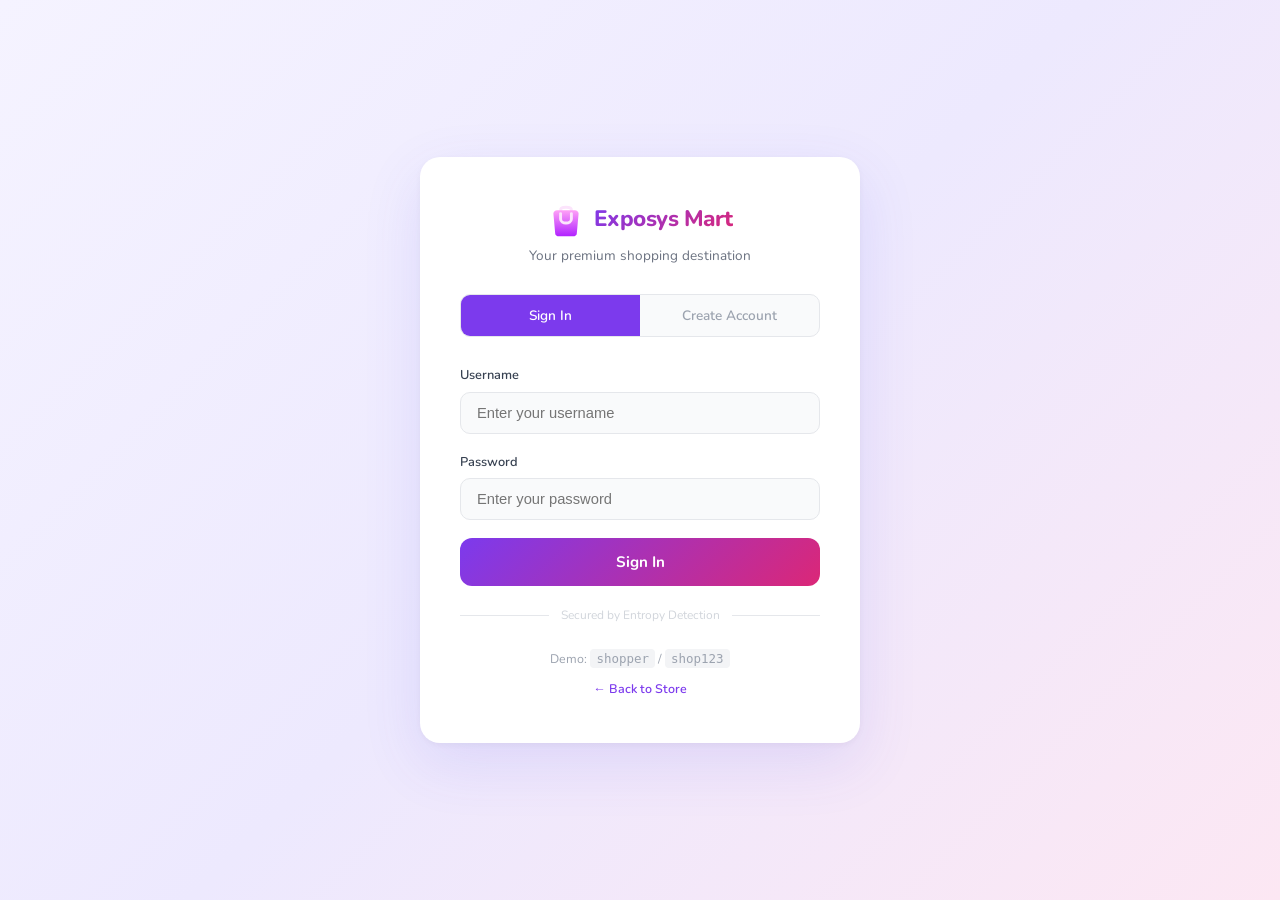
<file: frontend/store/auth.html>
<!DOCTYPE html>
<html lang="en">
<head>
  <meta charset="UTF-8">
  <meta name="viewport" content="width=device-width, initial-scale=1.0">
  <meta name="description" content="Sign in or create your Exposys Mart account to shop securely.">
  <title>Login & Register — Exposys Mart</title>
  <link rel="stylesheet" href="css/store.css?v=2">
  <style>
    .auth-page { display:flex; align-items:center; justify-content:center; min-height:100vh; padding:24px; background:linear-gradient(135deg,#f5f3ff 0%,#ede9fe 50%,#fce7f3 100%); }
    .auth-card { background:#fff; border-radius:20px; padding:44px 40px; max-width:440px; width:100%; box-shadow:0 20px 60px rgba(79,70,229,0.12),0 2px 6px rgba(0,0,0,0.04); }
    .auth-card .brand { display:flex; align-items:center; justify-content:center; gap:10px; margin-bottom:8px; }
    .auth-card .brand-icon { width:36px; height:36px; }
    .auth-card .brand-name { font-size:1.4rem; font-weight:800; background:linear-gradient(135deg,#7C3AED,#DB2777); -webkit-background-clip:text; -webkit-text-fill-color:transparent; letter-spacing:-0.5px; }
    .auth-card .subtitle { text-align:center; color:#6b7280; font-size:0.85rem; margin-bottom:28px; }
    .auth-tabs { display:flex; gap:0; margin-bottom:28px; border-radius:10px; overflow:hidden; border:1px solid #e5e7eb; background:#f9fafb; }
    .auth-tab { flex:1; padding:11px; text-align:center; font-size:0.85rem; font-weight:600; cursor:pointer; transition:all 0.2s; color:#9ca3af; background:transparent; border:none; }
    .auth-tab.active { background:#7C3AED; color:#fff; }
    .auth-card label { display:block; color:#374151; font-size:0.8rem; font-weight:600; margin-bottom:6px; }
    .auth-card input { width:100%; padding:12px 16px; background:#f9fafb; border:1.5px solid #e5e7eb; border-radius:10px; color:#111; font-size:0.92rem; margin-bottom:18px; outline:none; transition:border-color 0.2s,box-shadow 0.2s; box-sizing:border-box; }
    .auth-card input:focus { border-color:#7C3AED; box-shadow:0 0 0 3px rgba(124,58,237,0.1); }
    .auth-card .btn-auth { width:100%; padding:14px; background:linear-gradient(135deg,#7C3AED,#DB2777); color:#fff; font-size:0.95rem; font-weight:700; border:none; border-radius:12px; cursor:pointer; transition:transform 0.15s,box-shadow 0.2s; }
    .auth-card .btn-auth:hover { transform:translateY(-1px); box-shadow:0 8px 24px rgba(124,58,237,0.3); }
    .auth-card .btn-auth:disabled { opacity:0.6; cursor:not-allowed; transform:none; }
    .auth-error { background:rgba(239,68,68,0.08); border:1px solid rgba(239,68,68,0.2); color:#dc2626; padding:10px 14px; border-radius:8px; font-size:0.82rem; margin-bottom:16px; display:none; }
    .auth-error.visible { display:block; }
    .auth-success { background:rgba(16,185,129,0.08); border:1px solid rgba(16,185,129,0.2); color:#059669; padding:10px 14px; border-radius:8px; font-size:0.82rem; margin-bottom:16px; display:none; }
    .auth-success.visible { display:block; }
    .auth-footer { text-align:center; margin-top:24px; color:#9ca3af; font-size:0.78rem; }
    .auth-footer a { color:#7C3AED; text-decoration:none; font-weight:600; }
    .auth-footer a:hover { text-decoration:underline; }
    .auth-divider { display:flex; align-items:center; gap:12px; margin:20px 0; }
    .auth-divider span { color:#d1d5db; font-size:0.75rem; white-space:nowrap; }
    .auth-divider::before,.auth-divider::after { content:''; flex:1; height:1px; background:#e5e7eb; }
  </style>
</head>
<body>

  <div class="auth-page">
    <div class="auth-card">
      <!-- Brand -->
      <div class="brand">
        <svg class="brand-icon" viewBox="0 0 100 100" fill="none" xmlns="http://www.w3.org/2000/svg">
          <defs><linearGradient id="bg" x1="0%" y1="0%" x2="0%" y2="100%"><stop offset="0%" stop-color="#FFA1F7"/><stop offset="100%" stop-color="#B122FF"/></linearGradient></defs>
          <path d="M 35 35 V 25 C 35 15, 65 15, 65 25 V 35" stroke="#fce4fc" stroke-width="8" stroke-linecap="round" fill="none"/>
          <path d="M 15 35 L 20 90 C 20 95, 25 98, 30 98 H 70 C 75 98, 80 95, 80 90 L 85 35 C 85 30, 80 26, 75 26 H 25 C 20 26, 15 30, 15 35 Z" fill="url(#bg)"/>
          <path d="M 35 35 V 50 C 35 65, 65 65, 65 50 V 35" stroke="#fce4fc" stroke-width="8" stroke-linecap="round" fill="none"/>
        </svg>
        <span class="brand-name">Exposys Mart</span>
      </div>
      <p class="subtitle">Your premium shopping destination</p>

      <!-- Tabs -->
      <div class="auth-tabs">
        <button class="auth-tab active" id="tab-login" onclick="switchTab('login')">Sign In</button>
        <button class="auth-tab" id="tab-register" onclick="switchTab('register')">Create Account</button>
      </div>

      <div class="auth-error" id="auth-error"></div>
      <div class="auth-success" id="auth-success"></div>

      <!-- Login Form -->
      <form id="login-form">
        <label for="login-username">Username</label>
        <input type="text" id="login-username" placeholder="Enter your username" required>
        <label for="login-password">Password</label>
        <input type="password" id="login-password" placeholder="Enter your password" required>
        <button type="submit" class="btn-auth" id="login-btn">Sign In</button>
      </form>

      <!-- Register Form -->
      <form id="register-form" style="display:none;">
        <label for="reg-fullname">Full Name</label>
        <input type="text" id="reg-fullname" placeholder="John Doe" required>
        <label for="reg-email">Email Address</label>
        <input type="email" id="reg-email" placeholder="john@example.com" required>
        <label for="reg-username">Username</label>
        <input type="text" id="reg-username" placeholder="Choose a username" required minlength="3">
        <label for="reg-password">Password</label>
        <input type="password" id="reg-password" placeholder="Minimum 6 characters" required minlength="6">
        <button type="submit" class="btn-auth" id="register-btn">Create Account</button>
      </form>

      <div class="auth-divider"><span>Secured by Entropy Detection</span></div>

      <div class="auth-footer">
        <p>Demo: <code style="background:#f3f4f6;padding:2px 6px;border-radius:4px;">shopper</code> / <code style="background:#f3f4f6;padding:2px 6px;border-radius:4px;">shop123</code></p>
        <p style="margin-top:10px;"><a href="index.html">← Back to Store</a></p>
      </div>
    </div>
  </div>

  <script>
    const API_BASE = window.location.port === '8000'
      ? `${window.location.protocol}//${window.location.hostname}:8000`
      : 'http://127.0.0.1:8000';

    function switchTab(tab) {
      document.getElementById('login-form').style.display = tab === 'login' ? 'block' : 'none';
      document.getElementById('register-form').style.display = tab === 'register' ? 'block' : 'none';
      document.getElementById('tab-login').classList.toggle('active', tab === 'login');
      document.getElementById('tab-register').classList.toggle('active', tab === 'register');
      document.getElementById('auth-error').classList.remove('visible');
      document.getElementById('auth-success').classList.remove('visible');
    }

    // Redirect if already logged in
    if (localStorage.getItem('store_token')) {
      window.location.href = 'index.html';
    }

    // Login
    document.getElementById('login-form').addEventListener('submit', async (e) => {
      e.preventDefault();
      const errEl = document.getElementById('auth-error');
      const succEl = document.getElementById('auth-success');
      errEl.classList.remove('visible');
      succEl.classList.remove('visible');

      const btn = document.getElementById('login-btn');
      btn.disabled = true;
      btn.textContent = 'Signing in...';

      try {
        const res = await fetch(`${API_BASE}/api/auth/login`, {
          method: 'POST',
          headers: { 'Content-Type': 'application/json' },
          body: JSON.stringify({
            username: document.getElementById('login-username').value,
            password: document.getElementById('login-password').value,
          }),
        }).then(r => r.json());

        if (res.success && res.token) {
          localStorage.setItem('store_token', res.token);
          localStorage.setItem('store_user', JSON.stringify(res.user));
          window.location.href = 'index.html';
        } else {
          errEl.textContent = res.message || 'Invalid credentials';
          errEl.classList.add('visible');
        }
      } catch (err) {
        errEl.textContent = 'Server connection failed. Is the backend running?';
        errEl.classList.add('visible');
      } finally {
        btn.disabled = false;
        btn.textContent = 'Sign In';
      }
    });

    // Register
    document.getElementById('register-form').addEventListener('submit', async (e) => {
      e.preventDefault();
      const errEl = document.getElementById('auth-error');
      const succEl = document.getElementById('auth-success');
      errEl.classList.remove('visible');
      succEl.classList.remove('visible');

      const btn = document.getElementById('register-btn');
      btn.disabled = true;
      btn.textContent = 'Creating account...';

      try {
        const res = await fetch(`${API_BASE}/api/auth/register`, {
          method: 'POST',
          headers: { 'Content-Type': 'application/json' },
          body: JSON.stringify({
            username: document.getElementById('reg-username').value,
            email: document.getElementById('reg-email').value,
            password: document.getElementById('reg-password').value,
            full_name: document.getElementById('reg-fullname').value,
          }),
        }).then(r => r.json());

        if (res.success && res.token) {
          localStorage.setItem('store_token', res.token);
          localStorage.setItem('store_user', JSON.stringify(res.user));
          succEl.textContent = 'Account created! Redirecting...';
          succEl.classList.add('visible');
          setTimeout(() => { window.location.href = 'index.html'; }, 1000);
        } else {
          errEl.textContent = res.message || 'Registration failed';
          errEl.classList.add('visible');
        }
      } catch (err) {
        errEl.textContent = 'Server connection failed.';
        errEl.classList.add('visible');
      } finally {
        btn.disabled = false;
        btn.textContent = 'Create Account';
      }
    });
  </script>
</body>
</html>
</file>
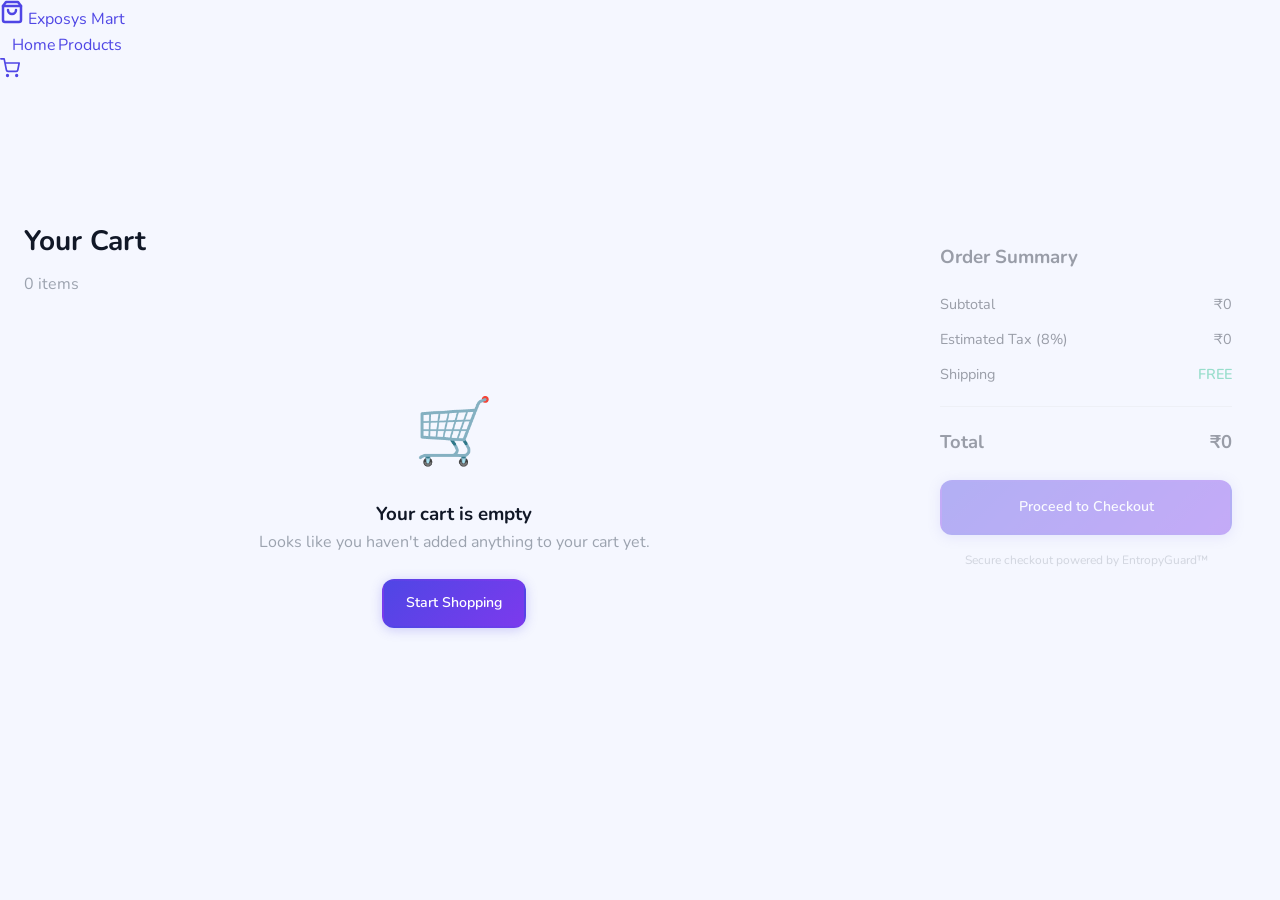
<file: frontend/store/cart.html>
<!DOCTYPE html>
<html lang="en">
<head>
  <meta charset="UTF-8">
  <meta name="viewport" content="width=device-width, initial-scale=1.0">
  <title>Shopping Cart — Exposys Mart</title>
  <link rel="stylesheet" href="css/store.css">
  <link rel="icon" href="data:image/svg+xml,<svg xmlns='http://www.w3.org/2000/svg' viewBox='0 0 100 100'><text y='.9em' font-size='90'>🛒</text></svg>">
</head>
<body class="store-body">

  <!-- Header -->
  <header class="store-header glass-nav">
    <div class="nav-container">
      <a href="index.html" class="nav-logo">
        <svg viewBox="0 0 24 24" fill="none" stroke="currentColor" stroke-width="2.5" stroke-linecap="round" stroke-linejoin="round" style="width:24px;height:24px;color:var(--brand-primary);"><path d="M6 2L3 6v14a2 2 0 002 2h14a2 2 0 002-2V6l-3-4z"/><line x1="3" y1="6" x2="21" y2="6"/><path d="M16 10a4 4 0 01-8 0"/></svg>
        Exposys <span>Mart</span>
      </a>
      <div class="nav-links">
        <a href="index.html">Home</a>
        <a href="index.html#products">Products</a>
      </div>
      <div class="nav-actions">
        <a href="cart.html" class="nav-cart active">
          <svg viewBox="0 0 24 24" fill="none" stroke="currentColor" stroke-width="2" stroke-linecap="round" stroke-linejoin="round" style="width:20px;height:20px;"><circle cx="9" cy="21" r="1"/><circle cx="20" cy="21" r="1"/><path d="M1 1h4l2.68 13.39a2 2 0 001.99 1.61h9.72a2 2 0 001.99-1.61L23 6H6"/></svg>
          <span class="cart-badge" id="cart-badge" style="display:none">0</span>
        </a>
      </div>
    </div>
  </header>

  <main class="container" style="margin-top: 100px; padding-bottom: 80px;">
    <div class="cart-layout" style="display: grid; grid-template-columns: 1fr 340px; gap: 32px; align-items: start;">
      
      <!-- Cart List -->
      <section>
        <h1 style="font-size: 1.75rem; margin-bottom: 8px;">Your Cart</h1>
        <p style="color: var(--text-muted); margin-bottom: 24px;" id="cart-count-label">0 items</p>
        
        <div id="cart-list" class="cart-items-container">
          <!-- Items injected by JS -->
        </div>

        <div id="cart-empty" style="display:none; text-align: center; padding: 60px 0;">
          <div style="font-size: 4rem; margin-bottom: 16px;">🛒</div>
          <h3>Your cart is empty</h3>
          <p style="color: var(--text-muted); margin-bottom: 24px;">Looks like you haven't added anything to your cart yet.</p>
          <a href="index.html" class="btn btn-primary">Start Shopping</a>
        </div>
      </section>

      <!-- Summary Sidebar -->
      <aside id="summary-card" class="glass-card" style="padding: 24px; position: sticky; top: 100px;">
        <h3 style="margin-top: 0; margin-bottom: 20px;">Order Summary</h3>
        
        <div class="summary-row" style="display:flex; justify-content: space-between; margin-bottom: 12px; font-size: .9rem;">
          <span>Subtotal</span>
          <span id="sum-subtotal">₹0</span>
        </div>
        <div class="summary-row" style="display:flex; justify-content: space-between; margin-bottom: 12px; font-size: .9rem;">
          <span>Estimated Tax (8%)</span>
          <span id="sum-tax">₹0</span>
        </div>
        <div class="summary-row" style="display:flex; justify-content: space-between; margin-bottom: 12px; font-size: .9rem;">
          <span>Shipping</span>
          <span style="color: #10b981; font-weight: 600;">FREE</span>
        </div>
        
        <div style="height: 1px; background: var(--border); margin: 20px 0;"></div>
        
        <div class="summary-row" style="display:flex; justify-content: space-between; margin-bottom: 24px; font-size: 1.15rem; font-weight: 700;">
          <span>Total</span>
          <span id="sum-total">₹0</span>
        </div>

        <a href="checkout.html" class="btn btn-primary" style="width: 100%; text-align: center; padding: 14px;">
          Proceed to Checkout
        </a>
        
        <p style="text-align: center; font-size: .75rem; color: var(--text-muted); margin-top: 16px;">
          Secure checkout powered by EntropyGuard™
        </p>
      </aside>

    </div>
  </main>

  <!-- Scripts -->
  <script src="js/store-api.js"></script>
  <script src="js/store-cart.js"></script>
  <script src="js/store-app.js"></script>

  <style>
    .cart-item {
      display: grid;
      grid-template-columns: 120px 1fr auto;
      gap: 20px;
      padding: 20px;
      background: var(--bg-card);
      border-radius: var(--r-md);
      border: 1px solid var(--border);
      margin-bottom: 16px;
      transition: transform 0.2s, box-shadow 0.2s;
    }
    .cart-item:hover {
      box-shadow: 0 4px 20px rgba(0,0,0,0.1);
    }
    .cart-item-img {
      width: 120px;
      height: 120px;
      background: white;
      border-radius: var(--r-sm);
      display: flex;
      align-items: center;
      justify-content: center;
      padding: 10px;
    }
    .cart-item-img img {
      max-width: 100%;
      max-height: 100%;
      object-fit: contain;
    }
    .cart-item-name {
      font-weight: 700;
      font-size: 1.1rem;
      color: var(--text-main);
      margin-bottom: 4px;
    }
    .cart-item-brand {
      font-size: 0.85rem;
      color: var(--text-muted);
      margin-bottom: 12px;
    }
    .cart-item-price {
      font-weight: 700;
      color: var(--brand-primary);
    }
    .qty-ctrl {
      border: 1px solid var(--border);
      border-radius: 6px;
      background: var(--bg-body);
      overflow: hidden;
    }
    .qty-btn {
      width: 32px;
      height: 32px;
      border: none;
      background: transparent;
      color: var(--text-main);
      cursor: pointer;
      font-weight: bold;
    }
    .qty-btn:hover {
      background: var(--border);
    }
    .qty-val {
      width: 40px;
      text-align: center;
      line-height: 32px;
      font-size: 0.9rem;
      font-weight: 600;
      border-left: 1px solid var(--border);
      border-right: 1px solid var(--border);
    }
    .remove-btn {
      background: transparent;
      border: none;
      color: #ef4444;
      display: flex;
      align-items: center;
      gap: 6px;
      font-size: 0.85rem;
      cursor: pointer;
      align-self: start;
      padding: 4px;
      opacity: 0.7;
    }
    .remove-btn:hover {
      opacity: 1;
    }
    .remove-btn svg {
      width: 16px;
      height: 16px;
      stroke: currentColor;
    }
    @media (max-width: 800px) {
      .cart-layout { grid-template-columns: 1fr; }
      aside { position: static; }
      .cart-item { grid-template-columns: 80px 1fr; }
      .cart-item-img { width: 80px; height: 80px; }
      .remove-btn { grid-column: 2; justify-self: end; }
    }
  </style>

</body>
</html>
</file>
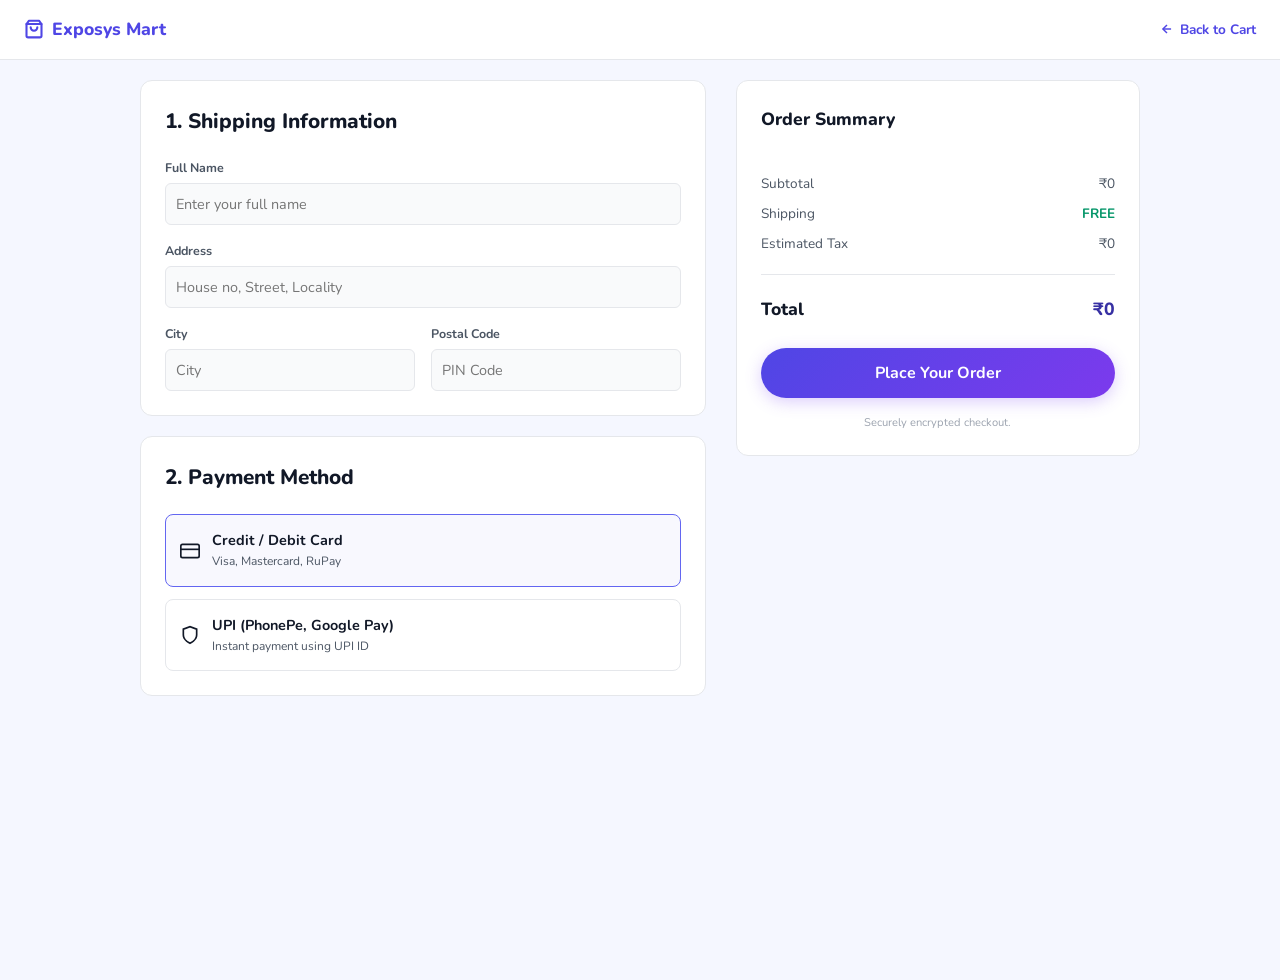
<file: frontend/store/checkout.html>
<!DOCTYPE html>
<html lang="en">
<head>
  <meta charset="UTF-8">
  <meta name="viewport" content="width=device-width, initial-scale=1.0">
  <title>Checkout — Exposys Mart</title>
  <link rel="stylesheet" href="css/store.css">
  <link rel="icon" href="data:image/svg+xml,<svg xmlns='http://www.w3.org/2000/svg' viewBox='0 0 100 100'><text y='.9em' font-size='90'>💳</text></svg>">
</head>
<body class="store-body">

  <!-- Compact Header -->
  <header style="height: 60px; background: white; border-bottom: 1px solid var(--border); position: fixed; top: 0; left: 0; width: 100%; z-index: 1000; display: flex; align-items: center;">
    <div class="container" style="display: flex; justify-content: space-between; align-items: center; width: 100%;">
      <a href="index.html" style="display: flex; align-items: center; gap: 8px; font-weight: 800; font-size: 1.1rem; color: var(--indigo-600); text-decoration: none;">
        <svg viewBox="0 0 24 24" fill="none" stroke="currentColor" stroke-width="2.5" stroke-linecap="round" stroke-linejoin="round" style="width:20px;height:20px;"><path d="M6 2L3 6v14a2 2 0 002 2h14a2 2 0 002-2V6l-3-4z"/><line x1="3" y1="6" x2="21" y2="6"/><path d="M16 10a4 4 0 01-8 0"/></svg>
        Exposys Mart
      </a>
      <a href="cart.html" style="display: flex; align-items: center; gap: 6px; font-size: 0.85rem; font-weight: 700; color: var(--indigo-600);">
        <svg viewBox="0 0 24 24" fill="none" stroke="currentColor" stroke-width="2.5" style="width:14px;height:14px;"><line x1="19" y1="12" x2="5" y2="12"/><polyline points="12 19 5 12 12 5"/></svg>
        Back to Cart
      </a>
    </div>
  </header>

  <main class="container" style="margin-top: 80px; padding-bottom: 60px;">
    
    <div id="checkout-form" style="display: grid; grid-template-columns: 1.4fr 1fr; gap: 30px; max-width: 1000px; margin: 0 auto;">
      
      <!-- Left: Checkout Details -->
      <section>
        <div style="background: white; border: 1px solid var(--border); border-radius: 12px; padding: 24px; margin-bottom: 20px;">
          <h2 style="margin: 0 0 20px 0; font-size: 1.3rem; color: var(--text-primary); font-weight: 800;">
            1. Shipping Information
          </h2>
          <form id="shipping-form" style="display: grid; grid-template-columns: 1fr 1fr; gap: 16px;">
            <div style="grid-column: 1 / -1;">
              <label class="form-label">Full Name</label>
              <input type="text" class="form-input" placeholder="Enter your full name" required>
            </div>
            <div style="grid-column: 1 / -1;">
              <label class="form-label">Address</label>
              <input type="text" class="form-input" placeholder="House no, Street, Locality" required>
            </div>
            <div>
              <label class="form-label">City</label>
              <input type="text" class="form-input" placeholder="City" required>
            </div>
            <div>
              <label class="form-label">Postal Code</label>
              <input type="text" class="form-input" placeholder="PIN Code" required>
            </div>
          </form>
        </div>

        <div style="background: white; border: 1px solid var(--border); border-radius: 12px; padding: 24px;">
          <h2 style="margin: 0 0 20px 0; font-size: 1.3rem; color: var(--text-primary); font-weight: 800;">
            2. Payment Method
          </h2>
          <div style="display:grid; gap: 12px;">
            <div class="payment-opt active">
              <input type="radio" checked name="pay" id="pay-card">
              <label for="pay-card" style="display:flex; align-items:center; gap: 12px; width:100%; cursor:pointer;">
                <svg viewBox="0 0 24 24" fill="none" stroke="currentColor" stroke-width="2" style="width:20px;height:20px;"><rect x="1" y="4" width="22" height="16" rx="2" ry="2"/><line x1="1" y1="10" x2="23" y2="10"/></svg>
                <div style="flex:1">
                  <div style="font-weight:700; font-size: 0.9rem;">Credit / Debit Card</div>
                  <div style="font-size: 0.75rem; color: var(--text-secondary);">Visa, Mastercard, RuPay</div>
                </div>
              </label>
            </div>
            <div class="payment-opt">
              <input type="radio" name="pay" id="pay-upi">
              <label for="pay-upi" style="display:flex; align-items:center; gap: 12px; width:100%; cursor:pointer;">
                <svg viewBox="0 0 24 24" fill="none" stroke="currentColor" stroke-width="2" style="width:20px;height:20px;"><path d="M12 22s8-4 8-10V5l-8-3-8 3v7c0 6 8 10 8 10z"/></svg>
                <div style="flex:1">
                  <div style="font-weight:700; font-size: 0.9rem;">UPI (PhonePe, Google Pay)</div>
                  <div style="font-size: 0.75rem; color: var(--text-secondary);">Instant payment using UPI ID</div>
                </div>
              </label>
            </div>
          </div>
        </div>
      </section>

      <!-- Right: Summary -->
      <aside>
        <div style="background: white; border: 1px solid var(--border); border-radius: 12px; padding: 24px; position: sticky; top: 80px;">
          <h3 style="margin: 0 0 20px 0; font-size: 1.1rem; font-weight: 800;">Order Summary</h3>
          
          <div id="co-items" style="max-height: 250px; overflow-y: auto; margin-bottom: 20px; padding-right: 4px;">
            <!-- Items injected by JS -->
          </div>

          <div style="display:flex; justify-content: space-between; margin-bottom: 8px; font-size: .85rem; color: var(--text-secondary);">
            <span>Subtotal</span>
            <span id="co-subtotal">₹0</span>
          </div>
          <div style="display:flex; justify-content: space-between; margin-bottom: 8px; font-size: .85rem; color: var(--text-secondary);">
            <span>Shipping</span>
            <span style="color:var(--success); font-weight:700;">FREE</span>
          </div>
          <div style="display:flex; justify-content: space-between; margin-bottom: 20px; font-size: .85rem; color: var(--text-secondary);">
            <span>Estimated Tax</span>
            <span id="co-tax">₹0</span>
          </div>
          
          <div style="height: 1px; background: var(--border); margin-bottom: 20px;"></div>
          
          <div style="display:flex; justify-content: space-between; margin-bottom: 24px;">
            <span style="font-weight: 800; font-size: 1.1rem;">Total</span>
            <span id="co-total" style="font-weight: 800; font-size: 1.1rem; color: var(--indigo-700);">₹0</span>
          </div>

          <button id="place-order-btn" class="btn-hero-deals" style="width: 100%; height: 50px; font-size: 1rem; cursor: pointer;">
            Place Your Order
          </button>
          
          <p style="text-align: center; font-size: .7rem; color: var(--text-muted); margin-top: 16px;">
            Securely encrypted checkout.
          </p>
        </div>
      </aside>

    </div>

    <!-- Success Message -->
    <div id="order-success" style="display:none; text-align: center; padding: 80px 0;">
      <div style="width: 64px; height: 64px; background: var(--success); border-radius: 50%; display: flex; align-items: center; justify-content: center; margin: 0 auto 20px; color: white; font-size: 1.5rem;">✓</div>
      <h1 style="font-size: 2rem; font-weight: 800; margin-bottom: 10px;">Order Placed!</h1>
      <p style="color: var(--text-secondary); margin-bottom: 24px;">
        Order Number: <strong id="order-id">...</strong>
      </p>
      <div style="display:flex; gap: 12px; justify-content: center;">
        <a href="index.html" class="btn btn-secondary btn-sm">Return Home</a>
        <button onclick="window.print()" class="btn btn-secondary btn-sm">Print Receipt</button>
      </div>
    </div>
  </main>

  <script src="js/store-api.js"></script>
  <script src="js/store-cart.js"></script>
  <script src="js/store-app.js"></script>

  <style>
    .form-label { display: block; font-size: .78rem; font-weight: 700; color: var(--text-secondary); margin-bottom: 5px; }
    .form-input { 
      width: 100%; padding: 10px; border-radius: 6px; border: 1px solid var(--border); 
      background: #f9fafb; color: var(--text-primary); font-size: .9rem; 
      transition: border-color .2s, box-shadow .2s;
    }
    .form-input:focus { outline: none; border-color: var(--indigo-500); box-shadow: 0 0 0 3px rgba(99,102,241,0.1); }
    .payment-opt {
      padding: 14px; border: 1.5px solid var(--border); border-radius: 8px; transition: all .2s;
    }
    .payment-opt.active { border-color: var(--indigo-500); background: rgba(79, 70, 229, 0.04); }
    .payment-opt input { display: none; }
    
    .btn-hero-deals {
      background: var(--gradient-btn-primary);
      color: white;
      border-radius: var(--r-pill);
      font-weight: 700;
      transition: all 0.2s;
    }
    .btn-hero-deals:hover { transform: translateY(-2px); box-shadow: var(--shadow-lg); }

    @media (max-width: 900px) {
      .checkout-layout { grid-template-columns: 1fr; }
      aside { order: -1; }
    }
  </style>

</body>
</html>
</file>
<file: frontend/hacker/css/hacker.css>
/* ═══════════════════════════════════════════════════════════
   PHANTOM — Web3-Inspired Dark Hacker Control Panel
   Pure black theme with video background + glassmorphism
   ═══════════════════════════════════════════════════════════ */

@import url('https://api.fontshare.com/v2/css?f[]=general-sans@400,500,600,700&display=swap');
@import url('https://fonts.googleapis.com/css2?family=JetBrains+Mono:wght@300;400;500;600;700;800&display=swap');

:root {
  --font-sans: 'General Sans', -apple-system, 'Segoe UI', sans-serif;
  --font-mono: 'JetBrains Mono', 'Fira Code', monospace;

  --bg-body: #000000;
  --bg-card: rgba(255,255,255,0.04);
  --bg-card-hover: rgba(255,255,255,0.07);
  --bg-card-solid: #0a0a0a;
  --bg-input: rgba(255,255,255,0.06);

  --green: #00FF41;
  --green-dim: rgba(0,255,65,0.08);
  --green-glow: rgba(0,255,65,0.3);
  --red: #FF3B30;
  --red-dim: rgba(255,59,48,0.08);
  --red-glow: rgba(255,59,48,0.3);
  --amber: #FFAA00;
  --amber-dim: rgba(255,170,0,0.08);
  --cyan: #00D4FF;
  --cyan-dim: rgba(0,212,255,0.08);
  --purple: #A855F7;
  --purple-dim: rgba(168,85,247,0.08);

  --text-primary: #FFFFFF;
  --text-secondary: rgba(255,255,255,0.7);
  --text-muted: rgba(255,255,255,0.4);

  --border: rgba(255,255,255,0.08);
  --border-hover: rgba(255,255,255,0.15);

  --r-sm: 8px;
  --r-md: 12px;
  --r-lg: 16px;
  --r-xl: 20px;
  --r-pill: 100px;

  --t-fast: 0.15s ease;
  --t-base: 0.25s ease;
  --t-slow: 0.4s ease;
}

*, *::before, *::after { margin: 0; padding: 0; box-sizing: border-box; }

/* ── Video Background ──────────────────────────────────── */
.video-bg {
  position: fixed;
  top: 0; left: 0;
  width: 100%; height: 100%;
  z-index: 0;
  overflow: hidden;
}

.video-bg video {
  width: 100%;
  height: 100%;
  object-fit: cover;
}

.video-overlay {
  position: fixed;
  top: 0; left: 0;
  width: 100%; height: 100%;
  background: rgba(0, 0, 0, 0.65);
  z-index: 1;
  pointer-events: none;
}

/* ── Scan Line Animation ──────────────────────────────── */
.scan-line {
  position: fixed;
  top: 0; left: 0;
  width: 100%; height: 2px;
  background: linear-gradient(90deg, transparent, var(--green), transparent);
  opacity: 0.2;
  animation: scanLine 5s linear infinite;
  z-index: 999;
  pointer-events: none;
}

@keyframes scanLine {
  0% { top: -2px; }
  100% { top: 100vh; }
}

/* ── Body ──────────────────────────────────────────────── */
body {
  font-family: var(--font-sans);
  background: var(--bg-body);
  color: var(--text-primary);
  min-height: 100vh;
  overflow-x: hidden;
  line-height: 1.5;
}

/* ── Container ─────────────────────────────────────────── */
.container {
  max-width: 1200px;
  margin: 0 auto;
  padding: 0 24px;
  position: relative;
  z-index: 2;
}

/* ═══════════════════════════════════════════════════════════
   NAVBAR — Web3 Style
   ═══════════════════════════════════════════════════════════ */
.hacker-nav {
  display: flex;
  align-items: center;
  justify-content: space-between;
  padding: 20px 48px;
  position: relative;
  z-index: 10;
}

.nav-brand {
  display: flex;
  align-items: center;
  gap: 10px;
}

.nav-brand-icon {
  width: 36px;
  height: 36px;
  background: rgba(255,255,255,0.06);
  border: 1px solid rgba(255,255,255,0.1);
  border-radius: 10px;
  display: flex;
  align-items: center;
  justify-content: center;
}
.nav-brand-icon svg { width: 20px; height: 20px; stroke: var(--green); }

.nav-brand-name {
  font-size: 1.25rem;
  font-weight: 700;
  color: var(--text-primary);
  letter-spacing: 0.12em;
}

.nav-links {
  display: flex;
  gap: 32px;
  list-style: none;
}

.nav-links a {
  font-size: 14px;
  font-weight: 500;
  color: var(--text-secondary);
  text-decoration: none;
  display: flex;
  align-items: center;
  gap: 6px;
  transition: color var(--t-base);
}
.nav-links a:hover { color: white; }
.nav-links a svg { width: 12px; height: 12px; opacity: 0.5; }

.nav-cta {
  position: relative;
  border-radius: var(--r-pill);
  padding: 1px;
  background: transparent;
  border: 0.6px solid rgba(255,255,255,0.3);
}
.nav-cta::before {
  content: '';
  position: absolute;
  top: -1px; left: 50%;
  transform: translateX(-50%);
  width: 60%;
  height: 6px;
  background: radial-gradient(ellipse, rgba(255,255,255,0.4), transparent);
  filter: blur(3px);
  pointer-events: none;
}
.nav-cta-inner {
  display: block;
  background: black;
  border-radius: var(--r-pill);
  padding: 11px 29px;
  font-size: 14px;
  font-weight: 500;
  color: white;
  text-decoration: none;
  font-family: var(--font-sans);
  border: none;
  cursor: pointer;
}

/* ═══════════════════════════════════════════════════════════
   HERO — Full Screen Landing
   ═══════════════════════════════════════════════════════════ */
.hero-section {
  display: flex;
  flex-direction: column;
  align-items: center;
  text-align: center;
  padding: 100px 24px 60px;
  position: relative;
  z-index: 2;
  gap: 28px;
}

.hero-badge {
  display: inline-flex;
  align-items: center;
  gap: 8px;
  background: rgba(255,255,255,0.06);
  border: 1px solid rgba(255,255,255,0.12);
  border-radius: var(--r-xl);
  padding: 8px 18px;
  font-size: 13px;
  font-weight: 500;
  animation: fadeInDown 0.6s ease both;
}
.hero-badge-dot {
  width: 6px; height: 6px;
  border-radius: 50%;
  background: var(--green);
  animation: pulse 2s ease-in-out infinite;
}
.hero-badge-text {
  color: rgba(255,255,255,0.6);
}
.hero-badge-text strong {
  color: white;
  font-weight: 600;
}

.hero-title {
  font-size: clamp(36px, 5vw, 56px);
  font-weight: 600;
  line-height: 1.15;
  max-width: 700px;
  letter-spacing: -0.03em;
  background: linear-gradient(144.5deg, #FFFFFF 28%, rgba(0,0,0,0) 115%);
  -webkit-background-clip: text;
  -webkit-text-fill-color: transparent;
  background-clip: text;
  animation: fadeInUp 0.6s ease 0.1s both;
}

.hero-sub {
  font-size: 15px;
  font-weight: 400;
  color: rgba(255,255,255,0.55);
  max-width: 600px;
  line-height: 1.7;
  animation: fadeInUp 0.6s ease 0.2s both;
}

.hero-cta {
  position: relative;
  border-radius: var(--r-pill);
  padding: 1px;
  border: 0.6px solid rgba(255,255,255,0.4);
  animation: fadeInUp 0.6s ease 0.3s both;
}
.hero-cta::before {
  content: '';
  position: absolute;
  top: -1px; left: 50%;
  transform: translateX(-50%);
  width: 60%;
  height: 8px;
  background: radial-gradient(ellipse, rgba(255,255,255,0.35), transparent);
  filter: blur(4px);
  pointer-events: none;
}
.hero-cta-inner {
  display: inline-flex;
  align-items: center;
  gap: 8px;
  background: white;
  color: black;
  border-radius: var(--r-pill);
  padding: 13px 32px;
  font-size: 14px;
  font-weight: 600;
  font-family: var(--font-sans);
  border: none;
  cursor: pointer;
  transition: all var(--t-base);
  text-decoration: none;
}
.hero-cta-inner:hover {
  transform: scale(1.03);
  box-shadow: 0 0 30px rgba(255,255,255,0.15);
}
.hero-cta-inner svg { width: 16px; height: 16px; }

@keyframes fadeInDown {
  from { opacity: 0; transform: translateY(-16px); }
  to { opacity: 1; transform: translateY(0); }
}
@keyframes fadeInUp {
  from { opacity: 0; transform: translateY(20px); }
  to { opacity: 1; transform: translateY(0); }
}
@keyframes pulse { 0%,100% { opacity: 1; box-shadow: 0 0 6px var(--green-glow); } 50% { opacity: 0.4; box-shadow: none; } }

/* ═══════════════════════════════════════════════════════════
   STATS BAR — Animated Counters
   ═══════════════════════════════════════════════════════════ */
.stats-bar {
  display: grid;
  grid-template-columns: repeat(4, 1fr);
  gap: 1px;
  background: var(--border);
  border-radius: var(--r-lg);
  overflow: hidden;
  margin: 20px 0 40px;
  position: relative;
  z-index: 2;
  animation: fadeInUp 0.6s ease 0.4s both;
}

.stat-item {
  background: var(--bg-card-solid);
  padding: 28px 24px;
  text-align: center;
  position: relative;
}
.stat-item::after {
  content: '';
  position: absolute;
  bottom: 0; left: 50%;
  transform: translateX(-50%);
  width: 0; height: 2px;
  background: var(--green);
  transition: width 0.4s ease;
}
.stat-item:hover::after { width: 60%; }

.stat-item-value {
  font-family: var(--font-mono);
  font-size: 1.6rem;
  font-weight: 700;
  color: var(--green);
  margin-bottom: 4px;
  animation: countPop 0.5s cubic-bezier(0.34, 1.56, 0.64, 1) both;
}

.stat-item-label {
  font-size: 0.72rem;
  font-weight: 500;
  color: var(--text-muted);
  text-transform: uppercase;
  letter-spacing: 0.08em;
}

@keyframes countPop {
  0% { transform: scale(0.5); opacity: 0; }
  70% { transform: scale(1.12); }
  100% { transform: scale(1); opacity: 1; }
}

/* ═══════════════════════════════════════════════════════════
   SECTION HEADINGS
   ═══════════════════════════════════════════════════════════ */
.section-header {
  display: flex;
  align-items: center;
  gap: 12px;
  margin-bottom: 20px;
  padding-bottom: 14px;
  border-bottom: 1px solid var(--border);
}

.section-icon {
  width: 36px; height: 36px;
  border-radius: var(--r-sm);
  display: flex;
  align-items: center;
  justify-content: center;
  flex-shrink: 0;
}
.section-icon svg { width: 18px; height: 18px; }
.section-icon.red { background: var(--red-dim); color: var(--red); }
.section-icon.red svg { stroke: var(--red); }
.section-icon.green { background: var(--green-dim); color: var(--green); }
.section-icon.green svg { stroke: var(--green); }
.section-icon.cyan { background: var(--cyan-dim); color: var(--cyan); }
.section-icon.cyan svg { stroke: var(--cyan); }
.section-icon.amber { background: var(--amber-dim); color: var(--amber); }
.section-icon.amber svg { stroke: var(--amber); }
.section-icon.purple { background: var(--purple-dim); color: var(--purple); }
.section-icon.purple svg { stroke: var(--purple); }

.section-title {
  font-size: 1rem;
  font-weight: 600;
  color: var(--text-primary);
  letter-spacing: -0.01em;
}
.section-subtitle {
  font-size: 0.75rem;
  color: var(--text-muted);
}

/* ═══════════════════════════════════════════════════════════
   ATTACK PRESETS — Glassmorphism Cards
   ═══════════════════════════════════════════════════════════ */
.presets-grid {
  display: grid;
  grid-template-columns: repeat(3, 1fr);
  gap: 16px;
  margin-bottom: 32px;
  position: relative;
  z-index: 2;
}

.preset-card {
  background: var(--bg-card);
  backdrop-filter: blur(16px);
  -webkit-backdrop-filter: blur(16px);
  border: 1px solid var(--border);
  border-radius: var(--r-lg);
  padding: 28px 24px;
  text-align: center;
  transition: all var(--t-base);
  cursor: pointer;
  position: relative;
  overflow: hidden;
}

.preset-card::before {
  content: '';
  position: absolute;
  top: 0; left: 0;
  width: 100%; height: 2px;
  background: linear-gradient(90deg, transparent, var(--card-accent, var(--green)), transparent);
  opacity: 0;
  transition: opacity var(--t-base);
}
.preset-card::after {
  content: '';
  position: absolute;
  top: -50%; left: -50%;
  width: 200%; height: 200%;
  background: radial-gradient(circle at center, var(--card-accent-dim, var(--green-dim)) 0%, transparent 50%);
  opacity: 0;
  transition: opacity var(--t-slow);
  pointer-events: none;
}

.preset-card:hover {
  border-color: var(--border-hover);
  transform: translateY(-4px);
  box-shadow: 0 12px 40px rgba(0,0,0,0.3);
}
.preset-card:hover::before { opacity: 1; }
.preset-card:hover::after { opacity: 0.4; }

.preset-card.spike { --card-accent: #FF6B35; --card-accent-dim: rgba(255,107,53,0.06); }
.preset-card.swarm { --card-accent: var(--cyan); --card-accent-dim: var(--cyan-dim); }
.preset-card.flood { --card-accent: var(--purple); --card-accent-dim: var(--purple-dim); }

.preset-icon {
  width: 52px; height: 52px;
  border-radius: var(--r-md);
  background: rgba(255,255,255,0.04);
  border: 1px solid var(--border);
  display: inline-flex;
  align-items: center;
  justify-content: center;
  margin-bottom: 16px;
  transition: all var(--t-base);
}
.preset-card:hover .preset-icon {
  border-color: var(--card-accent, var(--green));
  box-shadow: 0 0 20px var(--card-accent-dim, var(--green-dim));
}
.preset-icon svg { width: 24px; height: 24px; }
.preset-card.spike .preset-icon svg { stroke: #FF6B35; }
.preset-card.swarm .preset-icon svg { stroke: var(--cyan); }
.preset-card.flood .preset-icon svg { stroke: var(--purple); }

.preset-name {
  font-size: 1rem;
  font-weight: 700;
  color: var(--text-primary);
  margin-bottom: 6px;
  letter-spacing: -0.01em;
}

.preset-desc {
  font-size: 0.78rem;
  color: var(--text-muted);
  margin-bottom: 18px;
  line-height: 1.6;
}

.preset-stats {
  display: flex;
  justify-content: center;
  gap: 24px;
  margin-bottom: 20px;
}

.stat { text-align: center; }

.stat-value {
  font-family: var(--font-mono);
  font-size: 1.3rem;
  font-weight: 700;
  color: var(--text-primary);
}

.stat-label {
  font-size: 0.62rem;
  color: var(--text-muted);
  text-transform: uppercase;
  letter-spacing: 0.08em;
}

/* ── Launch Button ─────────────────────────────────────── */
.launch-btn {
  width: 100%;
  padding: 12px;
  border: 1px solid var(--red);
  background: var(--red-dim);
  color: var(--red);
  border-radius: var(--r-sm);
  font-family: var(--font-sans);
  font-size: 0.82rem;
  font-weight: 600;
  letter-spacing: 0.04em;
  transition: all var(--t-base);
  cursor: pointer;
  display: inline-flex;
  align-items: center;
  justify-content: center;
  gap: 8px;
  position: relative;
  overflow: hidden;
}

.launch-btn::before {
  content: '';
  position: absolute;
  top: 50%; left: -100%;
  width: 100%; height: 100%;
  background: linear-gradient(90deg, transparent, rgba(255,59,48,0.1), transparent);
  transform: translateY(-50%);
  transition: left 0.5s ease;
}
.launch-btn:hover::before { left: 100%; }

.launch-btn:hover {
  background: var(--red);
  color: white;
  box-shadow: 0 0 30px var(--red-glow), 0 4px 20px rgba(255,59,48,0.2);
  transform: translateY(-1px);
}

.launch-btn:disabled {
  opacity: 0.4;
  cursor: not-allowed;
  pointer-events: none;
}

.launch-btn svg { width: 14px; height: 14px; flex-shrink: 0; }

/* ═══════════════════════════════════════════════════════════
   ATTACK ANIMATION OVERLAY
   ═══════════════════════════════════════════════════════════ */
.attack-overlay {
  position: fixed;
  top: 0; left: 0;
  width: 100%; height: 100%;
  z-index: 100;
  pointer-events: none;
  display: none;
}
.attack-overlay.active { display: block; }

.attack-pulse {
  position: absolute;
  top: 50%; left: 50%;
  width: 0; height: 0;
  border-radius: 50%;
  background: radial-gradient(circle, var(--red-glow) 0%, transparent 70%);
  transform: translate(-50%, -50%);
  animation: attackPulse 1.5s ease-out infinite;
}

@keyframes attackPulse {
  0% { width: 0; height: 0; opacity: 0.8; }
  100% { width: 600px; height: 600px; opacity: 0; }
}

.attack-grid-line {
  position: absolute;
  background: var(--red);
  opacity: 0;
}
.attack-grid-line.h {
  width: 100%; height: 1px;
  animation: gridFlash 0.3s ease forwards;
}
.attack-grid-line.v {
  width: 1px; height: 100%;
  animation: gridFlash 0.3s ease forwards;
}

@keyframes gridFlash {
  0% { opacity: 0; }
  50% { opacity: 0.3; }
  100% { opacity: 0; }
}

/* ═══════════════════════════════════════════════════════════
   CUSTOM ATTACK PANEL
   ═══════════════════════════════════════════════════════════ */
.custom-panel {
  background: var(--bg-card);
  backdrop-filter: blur(16px);
  border: 1px solid var(--border);
  border-radius: var(--r-lg);
  padding: 28px;
  margin-bottom: 24px;
  position: relative;
  z-index: 2;
}

.panel-title {
  font-size: 0.95rem;
  font-weight: 600;
  color: var(--text-primary);
  margin-bottom: 20px;
  display: flex;
  align-items: center;
  gap: 10px;
}
.panel-title svg { width: 18px; height: 18px; opacity: 0.5; }

.custom-inputs {
  display: grid;
  grid-template-columns: repeat(4, 1fr);
  gap: 14px;
  margin-bottom: 16px;
}

.input-group label {
  display: block;
  font-size: 0.68rem;
  color: var(--text-muted);
  text-transform: uppercase;
  letter-spacing: 0.08em;
  margin-bottom: 6px;
  font-weight: 500;
}

.input-group input {
  width: 100%;
  padding: 11px 14px;
  background: var(--bg-input);
  border: 1px solid var(--border);
  border-radius: var(--r-sm);
  color: var(--green);
  font-family: var(--font-mono);
  font-size: 0.9rem;
  font-weight: 600;
  transition: all var(--t-base);
  outline: none;
}

.input-group input:focus {
  border-color: rgba(0,255,65,0.4);
  box-shadow: 0 0 0 3px rgba(0,255,65,0.08), 0 0 20px rgba(0,255,65,0.05);
}

.custom-summary {
  display: grid;
  grid-template-columns: repeat(3, 1fr);
  gap: 1px;
  background: var(--border);
  border-radius: var(--r-sm);
  overflow: hidden;
  margin-bottom: 20px;
}

.summary-item {
  text-align: center;
  padding: 16px;
  background: var(--bg-card-solid);
}

.summary-value {
  font-family: var(--font-mono);
  font-size: 1.3rem;
  font-weight: 700;
  color: var(--red);
}

.summary-label {
  font-size: 0.62rem;
  color: var(--text-muted);
  text-transform: uppercase;
  letter-spacing: 0.06em;
  margin-top: 2px;
}

/* ═══════════════════════════════════════════════════════════
   ATTACK STATUS
   ═══════════════════════════════════════════════════════════ */
.attack-status {
  background: var(--bg-card);
  backdrop-filter: blur(16px);
  border: 1px solid var(--border);
  border-radius: var(--r-lg);
  padding: 24px;
  margin-bottom: 24px;
  display: none;
  position: relative;
  z-index: 2;
}

.attack-status.visible { display: block; animation: statusSlide 0.4s ease; }
.attack-status.success { border-color: rgba(0,255,65,0.3); }
.attack-status.error { border-color: rgba(255,59,48,0.3); }

@keyframes statusSlide {
  from { opacity: 0; transform: translateY(-8px); }
  to { opacity: 1; transform: translateY(0); }
}

.status-title {
  font-size: 1rem;
  font-weight: 600;
  margin-bottom: 8px;
  display: flex;
  align-items: center;
  gap: 8px;
}

.status-detail {
  font-family: var(--font-mono);
  font-size: 0.78rem;
  color: var(--text-secondary);
  line-height: 1.8;
  white-space: pre-line;
}

/* ═══════════════════════════════════════════════════════════
   ATTACK LOGS
   ═══════════════════════════════════════════════════════════ */
.logs-panel {
  background: var(--bg-card);
  backdrop-filter: blur(16px);
  border: 1px solid var(--border);
  border-radius: var(--r-lg);
  overflow: hidden;
  margin-bottom: 32px;
  position: relative;
  z-index: 2;
}

.logs-header {
  padding: 16px 24px;
  border-bottom: 1px solid var(--border);
  display: flex;
  justify-content: space-between;
  align-items: center;
}

.logs-title {
  font-size: 0.88rem;
  font-weight: 600;
  display: flex;
  align-items: center;
  gap: 8px;
}
.logs-title svg { width: 15px; height: 15px; opacity: 0.5; }

.logs-body {
  max-height: 340px;
  overflow-y: auto;
  padding: 4px 0;
}
.logs-body::-webkit-scrollbar { width: 4px; }
.logs-body::-webkit-scrollbar-track { background: transparent; }
.logs-body::-webkit-scrollbar-thumb { background: rgba(255,255,255,0.1); border-radius: 4px; }

.log-entry {
  display: flex;
  align-items: center;
  gap: 14px;
  padding: 12px 24px;
  border-bottom: 1px solid rgba(255,255,255,0.02);
  font-size: 0.78rem;
  animation: logSlide 0.3s ease;
}

@keyframes logSlide {
  from { opacity: 0; transform: translateX(-12px); }
  to { opacity: 1; transform: translateX(0); }
}

.log-time {
  font-family: var(--font-mono);
  color: var(--text-muted);
  min-width: 75px;
  font-size: 0.72rem;
}
.log-type {
  padding: 3px 10px;
  border-radius: var(--r-sm);
  font-size: 0.62rem;
  font-weight: 700;
  text-transform: uppercase;
  letter-spacing: 0.04em;
  min-width: 65px;
  text-align: center;
}
.log-type.success { background: rgba(0,255,65,0.1); color: var(--green); }
.log-type.error { background: var(--red-dim); color: var(--red); }
.log-type.pending { background: var(--amber-dim); color: var(--amber); }
.log-message { color: var(--text-secondary); flex: 1; }
.log-count {
  font-family: var(--font-mono);
  color: var(--green);
  font-weight: 600;
  font-size: 0.78rem;
}

.logs-empty {
  padding: 48px;
  text-align: center;
  color: var(--text-muted);
  font-size: 0.82rem;
}
.logs-empty svg { width: 32px; height: 32px; opacity: 0.2; margin-bottom: 12px; }

/* ═══════════════════════════════════════════════════════════
   QUICK ACTIONS
   ═══════════════════════════════════════════════════════════ */
.quick-actions {
  display: flex;
  gap: 12px;
  justify-content: center;
  flex-wrap: wrap;
  margin-bottom: 40px;
  position: relative;
  z-index: 2;
}

.action-btn {
  display: inline-flex;
  align-items: center;
  gap: 8px;
  padding: 12px 24px;
  border-radius: var(--r-sm);
  font-family: var(--font-sans);
  font-size: 0.82rem;
  font-weight: 500;
  border: 1px solid var(--border);
  background: var(--bg-card);
  backdrop-filter: blur(8px);
  cursor: pointer;
  transition: all var(--t-base);
  text-decoration: none;
}
.action-btn:hover {
  border-color: var(--border-hover);
  transform: translateY(-2px);
  box-shadow: 0 4px 16px rgba(0,0,0,0.2);
}
.action-btn svg { width: 14px; height: 14px; }

.action-btn.green { color: var(--green); }
.action-btn.green:hover { background: var(--green-dim); border-color: rgba(0,255,65,0.3); }
.action-btn.cyan { color: var(--cyan); }
.action-btn.cyan:hover { background: var(--cyan-dim); border-color: rgba(0,212,255,0.3); }
.action-btn.amber { color: var(--amber); }
.action-btn.amber:hover { background: var(--amber-dim); border-color: rgba(255,170,0,0.3); }

/* ═══════════════════════════════════════════════════════════
   FOOTER
   ═══════════════════════════════════════════════════════════ */
.hacker-footer {
  text-align: center;
  padding: 40px 24px;
  color: var(--text-muted);
  font-size: 0.72rem;
  letter-spacing: 0.06em;
  position: relative;
  z-index: 2;
  border-top: 1px solid var(--border);
}
.hacker-footer .footer-line {
  display: flex;
  align-items: center;
  justify-content: center;
  gap: 8px;
  margin-bottom: 6px;
}
.hacker-footer .footer-line svg { width: 14px; height: 14px; opacity: 0.3; }
.hacker-footer .footer-version {
  font-family: var(--font-mono);
  font-size: 0.62rem;
  color: rgba(255,255,255,0.2);
}

/* ── Clear Logs Button ─────────────────────────────────── */
.clear-btn {
  background: transparent;
  border: 1px solid var(--border);
  color: var(--text-muted);
  padding: 5px 14px;
  border-radius: var(--r-sm);
  font-family: var(--font-sans);
  font-size: 0.72rem;
  cursor: pointer;
  transition: all var(--t-fast);
}
.clear-btn:hover {
  border-color: var(--border-hover);
  color: var(--text-secondary);
}

/* ═══════════════════════════════════════════════════════════
   RESPONSIVE
   ═══════════════════════════════════════════════════════════ */
@media (max-width: 768px) {
  .hacker-nav { padding: 16px 20px; }
  .nav-links { display: none; }
  .presets-grid { grid-template-columns: 1fr; }
  .custom-inputs { grid-template-columns: 1fr 1fr; }
  .stats-bar { grid-template-columns: 1fr 1fr; }
  .hero-section { padding: 60px 20px 40px; }
}

@media (max-width: 480px) {
  .custom-inputs { grid-template-columns: 1fr; }
  .custom-summary { grid-template-columns: 1fr; }
  .stats-bar { grid-template-columns: 1fr; }
}
</file>
<file: frontend/admin/css/admin.css>
/* ═══════════════════════════════════════════════════════════
   Exposys Mart Admin — Analytics Dashboard Styles
   Bright modern SaaS enterprise theme
   ═══════════════════════════════════════════════════════════ */

@import url('https://fonts.googleapis.com/css2?family=Inter:wght@300;400;500;600;700;800;900&display=swap');

:root {
  --font-main: 'Inter', -apple-system, sans-serif;
  --font-mono: 'SF Mono', 'Fira Code', monospace;

  --bg-body: #F8F9FC;
  --bg-card: #FFFFFF;
  --bg-input: #F1F3F8;

  --text-primary: #1A1D2E;
  --text-secondary: #5E6278;
  --text-muted: #A1A5B7;

  --primary: #4F46E5;
  --primary-light: #EEF2FF;
  --primary-hover: #4338CA;
  --green: #10B981;
  --green-light: #ECFDF5;
  --red: #EF4444;
  --red-light: #FEF2F2;
  --amber: #F59E0B;
  --amber-light: #FFFBEB;
  --blue: #3B82F6;

  --border: #E2E8F0;
  --border-strong: #CBD5E1;
  --shadow-sm: 0 1px 3px rgba(0,0,0,0.04);
  --shadow-md: 0 4px 12px rgba(0,0,0,0.06);
  --shadow-lg: 0 8px 30px rgba(0,0,0,0.08);

  --radius-sm: 8px;
  --radius-md: 12px;
  --radius-lg: 16px;
}

*, *::before, *::after { margin: 0; padding: 0; box-sizing: border-box; }
html { scroll-behavior: smooth; }

body {
  font-family: var(--font-main);
  background: var(--bg-body);
  color: var(--text-primary);
  line-height: 1.6;
  min-height: 100vh;
}

a { color: var(--primary); text-decoration: none; }
button { cursor: pointer; font-family: var(--font-main); }

/* ── Login Page ─────────────────────────────────────────── */
.login-wrapper {
  min-height: 100vh;
  display: flex;
  align-items: center;
  justify-content: center;
  background: linear-gradient(135deg, #667EEA 0%, #764BA2 100%);
  padding: 20px;
}

.login-card {
  background: var(--bg-card);
  border-radius: var(--radius-lg);
  padding: 48px 40px;
  width: 100%;
  max-width: 420px;
  box-shadow: var(--shadow-lg);
  text-align: center;
}

.login-logo {
  font-size: 2.5rem;
  margin-bottom: 8px;
}

.login-title {
  font-size: 1.5rem;
  font-weight: 800;
  margin-bottom: 4px;
  letter-spacing: -0.02em;
}

.login-subtitle {
  color: var(--text-muted);
  font-size: 0.88rem;
  margin-bottom: 32px;
}

.form-group {
  margin-bottom: 18px;
  text-align: left;
}

.form-label {
  display: block;
  font-size: 0.82rem;
  font-weight: 600;
  margin-bottom: 6px;
  color: var(--text-primary);
}

.form-input {
  width: 100%;
  padding: 12px 16px;
  border: 2px solid var(--border);
  border-radius: var(--radius-sm);
  font-size: 0.9rem;
  font-family: var(--font-main);
  transition: border-color 0.2s, box-shadow 0.2s;
  background: var(--bg-card);
}

.form-input:focus {
  outline: none;
  border-color: var(--primary);
  box-shadow: 0 0 0 4px rgba(79,70,229,0.1);
}

.login-btn {
  width: 100%;
  padding: 14px;
  background: var(--primary);
  color: white;
  border: none;
  border-radius: var(--radius-sm);
  font-size: 0.95rem;
  font-weight: 700;
  transition: background 0.2s, transform 0.2s;
}

.login-btn:hover { background: var(--primary-hover); transform: translateY(-1px); }
.login-btn:disabled { opacity: 0.6; cursor: not-allowed; transform: none; }

.login-error {
  background: var(--red-light);
  color: var(--red);
  border: 1px solid #FCA5A5;
  padding: 10px 16px;
  border-radius: var(--radius-sm);
  font-size: 0.82rem;
  margin-bottom: 16px;
  display: none;
}

.login-error.visible { display: block; }

/* ── Dashboard Navbar ───────────────────────────────────── */
.admin-nav {
  background: var(--bg-card);
  border-bottom: 1px solid var(--border);
  padding: 0 24px;
  height: 60px;
  display: flex;
  align-items: center;
  justify-content: space-between;
  position: sticky;
  top: 0;
  z-index: 100;
  box-shadow: var(--shadow-sm);
}

.admin-logo {
  display: flex;
  align-items: center;
  gap: 10px;
  font-weight: 800;
  font-size: 1.1rem;
  color: var(--text-primary);
}

.admin-logo-icon { font-size: 1.4rem; }

.admin-logo span {
  color: var(--primary);
}

.admin-nav-right {
  display: flex;
  align-items: center;
  gap: 14px;
}

.live-badge {
  display: flex;
  align-items: center;
  gap: 6px;
  font-size: 0.78rem;
  color: var(--green);
  font-weight: 600;
}

.live-dot {
  width: 8px;
  height: 8px;
  border-radius: 50%;
  background: var(--green);
  animation: pulse 2s infinite;
}

@keyframes pulse { 0%,100% { opacity: 1; } 50% { opacity: 0.4; } }

.nav-btn {
  padding: 8px 16px;
  border-radius: var(--radius-sm);
  font-size: 0.82rem;
  font-weight: 600;
  border: 1px solid var(--border);
  background: var(--bg-card);
  color: var(--text-secondary);
  transition: all 0.2s;
}

.nav-btn:hover { border-color: var(--primary); color: var(--primary); }
.nav-btn.danger { color: var(--red); }
.nav-btn.danger:hover { border-color: var(--red); background: var(--red-light); }

/* ── Dashboard Layout ───────────────────────────────────── */
.dashboard {
  max-width: 1400px;
  margin: 0 auto;
  padding: 24px;
}

.dashboard-header {
  display: flex;
  justify-content: space-between;
  align-items: center;
  margin-bottom: 24px;
  flex-wrap: wrap;
  gap: 12px;
}

.dashboard-title { font-size: 1.5rem; font-weight: 800; letter-spacing: -0.02em; }
.dashboard-subtitle { font-size: 0.85rem; color: var(--text-muted); margin-top: 2px; }

.status-badge {
  display: inline-flex;
  align-items: center;
  gap: 6px;
  padding: 8px 18px;
  border-radius: 50px;
  font-size: 0.82rem;
  font-weight: 700;
  letter-spacing: 0.04em;
}

.status-normal { background: var(--green-light); color: var(--green); border: 1px solid #A7F3D0; }
.status-attack { background: var(--red-light); color: var(--red); border: 1px solid #FCA5A5; animation: flashRed 1s infinite; }
.status-unknown { background: var(--amber-light); color: var(--amber); border: 1px solid #FCD34D; }

@keyframes flashRed { 0%,100% { opacity:1; } 50% { opacity:0.7; } }

/* ── KPI Grid ───────────────────────────────────────────── */
.kpi-grid {
  display: grid;
  grid-template-columns: repeat(6, 1fr);
  gap: 16px;
  margin-bottom: 24px;
}

.kpi-card {
  background: var(--bg-card);
  border: 1px solid var(--border);
  border-radius: var(--radius-md);
  padding: 20px;
  box-shadow: var(--shadow-sm);
  transition: box-shadow 0.2s, transform 0.2s;
}

.kpi-card:hover { box-shadow: var(--shadow-md); transform: translateY(-2px); }

.kpi-header {
  display: flex;
  justify-content: space-between;
  align-items: center;
  margin-bottom: 10px;
}

.kpi-label {
  font-size: 0.75rem;
  color: var(--text-muted);
  font-weight: 600;
  text-transform: uppercase;
  letter-spacing: 0.05em;
}

.kpi-icon { font-size: 1.3rem; }

.kpi-value {
  font-size: 1.6rem;
  font-weight: 800;
  color: var(--text-primary);
  font-family: var(--font-mono);
  letter-spacing: -0.02em;
}

.kpi-trend {
  font-size: 0.72rem;
  color: var(--text-muted);
  margin-top: 4px;
}

/* ── Charts Grid ────────────────────────────────────────── */
.charts-grid {
  display: grid;
  grid-template-columns: 2fr 1fr;
  gap: 20px;
  margin-bottom: 24px;
}

.chart-card {
  background: var(--bg-card);
  border: 1px solid var(--border);
  border-radius: var(--radius-md);
  padding: 24px;
  box-shadow: var(--shadow-sm);
}

.chart-title {
  font-size: 0.95rem;
  font-weight: 700;
  margin-bottom: 16px;
  display: flex;
  align-items: center;
  gap: 8px;
}

.chart-canvas-wrapper {
  position: relative;
  width: 100%;
  height: 280px;
}

.chart-canvas-wrapper canvas {
  width: 100% !important;
  height: 100% !important;
}

/* ── Data Tables ────────────────────────────────────────── */
.tables-grid {
  display: grid;
  grid-template-columns: 1fr 1fr;
  gap: 20px;
  margin-bottom: 24px;
}

.table-card {
  background: var(--bg-card);
  border: 1px solid var(--border);
  border-radius: var(--radius-md);
  overflow: hidden;
  box-shadow: var(--shadow-sm);
}

.table-header {
  padding: 16px 20px;
  border-bottom: 1px solid var(--border);
  display: flex;
  justify-content: space-between;
  align-items: center;
}

.table-title { font-size: 0.9rem; font-weight: 700; display: flex; align-items: center; gap: 8px; }

.data-table {
  width: 100%;
  border-collapse: collapse;
}

.data-table th {
  background: var(--bg-body);
  padding: 10px 16px;
  font-size: 0.72rem;
  color: var(--text-muted);
  text-transform: uppercase;
  letter-spacing: 0.05em;
  font-weight: 600;
  text-align: left;
  border-bottom: 1px solid var(--border);
}

.data-table td {
  padding: 10px 16px;
  font-size: 0.82rem;
  border-bottom: 1px solid var(--border);
}

.data-table tr:hover { background: var(--bg-body); }

.risk-badge {
  padding: 2px 8px;
  border-radius: 4px;
  font-size: 0.7rem;
  font-weight: 700;
}

.risk-high { background: var(--red-light); color: var(--red); }
.risk-medium { background: var(--amber-light); color: var(--amber); }
.risk-low { background: var(--green-light); color: var(--green); }

.type-badge {
  padding: 2px 8px;
  border-radius: 4px;
  font-size: 0.7rem;
  font-weight: 700;
}

.type-normal { background: var(--green-light); color: var(--green); }
.type-attack { background: var(--red-light); color: var(--red); }

.empty-state {
  padding: 40px 20px;
  text-align: center;
  color: var(--text-muted);
  font-size: 0.85rem;
}

.empty-state-icon { font-size: 2rem; margin-bottom: 8px; }

/* ── Message Bar ────────────────────────────────────────── */
.message-bar {
  padding: 14px 20px;
  border-radius: var(--radius-md);
  border: 1px solid;
  margin-bottom: 20px;
  font-size: 0.88rem;
  font-weight: 500;
  display: flex;
  align-items: center;
  gap: 10px;
}

.message-normal { background: var(--green-light); border-color: #A7F3D0; color: var(--green); }
.message-attack { background: var(--red-light); border-color: #FCA5A5; color: var(--red); }
.message-unknown { background: var(--amber-light); border-color: #FCD34D; color: #92400E; }

/* ── Download Button ────────────────────────────────────── */
.download-btn {
  display: inline-flex;
  align-items: center;
  gap: 6px;
  padding: 10px 20px;
  background: var(--primary);
  color: white;
  border: none;
  border-radius: var(--radius-sm);
  font-size: 0.85rem;
  font-weight: 600;
  transition: all 0.2s;
}

.download-btn:hover { background: var(--primary-hover); transform: translateY(-1px); }

/* ── Responsive ─────────────────────────────────────────── */
@media (max-width: 1200px) {
  .kpi-grid { grid-template-columns: repeat(3, 1fr); }
}

@media (max-width: 900px) {
  .kpi-grid { grid-template-columns: repeat(2, 1fr); }
  .charts-grid { grid-template-columns: 1fr; }
  .tables-grid { grid-template-columns: 1fr; }
}

@media (max-width: 600px) {
  .kpi-grid { grid-template-columns: 1fr; }
  .dashboard { padding: 16px; }
  .admin-nav { padding: 0 16px; }
}

/* ── Animations ─────────────────────────────────────────── */
@keyframes fadeInUp {
  from { transform: translateY(15px); opacity: 0; }
  to { transform: translateY(0); opacity: 1; }
}

.animate-in { animation: fadeInUp 0.4s ease both; }
.delay-1 { animation-delay: 0.1s; }
.delay-2 { animation-delay: 0.2s; }
.delay-3 { animation-delay: 0.3s; }

/* ── Live Packets Feed (Postman Style) ─────────────────── */
.packets-container {
  font-family: var(--font-mono);
  font-size: 0.75rem;
}

.packet-row {
  display: flex;
  align-items: center;
  gap: 12px;
  padding: 8px 16px;
  border-bottom: 1px solid var(--border);
  transition: background 0.15s;
  animation: packetSlide 0.3s ease both;
  flex-wrap: nowrap;
}

.packet-row:hover {
  background: var(--bg-body);
}

.packet-row.packet-suspicious {
  background: rgba(239, 68, 68, 0.04);
  border-left: 3px solid var(--red);
}

.packet-row.packet-suspicious:hover {
  background: rgba(239, 68, 68, 0.08);
}

.packet-time {
  color: var(--text-muted);
  font-size: 0.7rem;
  white-space: nowrap;
  min-width: 72px;
}

.packet-method {
  padding: 2px 8px;
  border-radius: 4px;
  font-size: 0.68rem;
  font-weight: 700;
  text-transform: uppercase;
  min-width: 48px;
  text-align: center;
  letter-spacing: 0.03em;
}

.packet-endpoint {
  color: var(--text-primary);
  font-weight: 500;
  flex: 1;
  overflow: hidden;
  text-overflow: ellipsis;
  white-space: nowrap;
  min-width: 0;
}

.packet-ip {
  color: var(--text-secondary);
  font-size: 0.72rem;
  min-width: 110px;
  text-align: right;
}

.packet-ip-sus {
  color: var(--red);
  font-weight: 600;
}

.packet-status {
  font-weight: 600;
  font-size: 0.7rem;
  min-width: 100px;
  text-align: right;
}

.packet-time-ms {
  color: var(--text-muted);
  font-size: 0.68rem;
  min-width: 45px;
  text-align: right;
}

.packet-type-badge {
  padding: 2px 8px;
  border-radius: 4px;
  font-size: 0.62rem;
  font-weight: 700;
  text-transform: uppercase;
  letter-spacing: 0.04em;
}

.packet-type-badge.normal {
  background: var(--green-light);
  color: var(--green);
}

.packet-type-badge.attack {
  background: var(--red-light);
  color: var(--red);
}

@keyframes packetSlide {
  from { transform: translateX(-10px); opacity: 0; }
  to { transform: translateX(0); opacity: 1; }
}

/* ── Custom Action Buttons ────────────────────────────── */
.btn-action {
  padding: 4px 12px;
  border-radius: 6px;
  font-size: 0.72rem;
  font-weight: 700;
  border: 1px solid var(--border);
  background: white;
  color: var(--text-primary);
  transition: all 0.15s;
}

.btn-action:hover {
  border-color: var(--red);
  color: var(--red);
  background: var(--red-light);
}

.status-pill {
  padding: 4px 10px;
  border-radius: 20px;
  font-size: 0.68rem;
  font-weight: 700;
  display: inline-flex;
  align-items: center;
  gap: 4px;
}

.status-pill.blocked {
  background: #1A1D2E;
  color: white;
  border: 1px solid #000;
}

.loading-spinner {
  display: inline-block;
  width: 12px;
  height: 12px;
  border: 2px solid rgba(255,255,255,0.3);
  border-radius: 50%;
  border-top-color: #fff;
  animation: spin 1s ease-in-out infinite;
}

@keyframes spin {
  to { transform: rotate(360deg); }
}
</file>
<file: frontend/store/css/store.css>
/* ═══════════════════════════════════════════════════════════
   Exposys Mart — Premium Bright E-Commerce Theme v3
   Palette: White + Gradient Indigo-Purple + Warm Amber accents
   Font: Poppins (Classic, Official Google Font)
   ═══════════════════════════════════════════════════════════ */

@import url('https://fonts.googleapis.com/css2?family=Nunito:wght@300;400;500;600;700;800;900&display=swap');

/* ── Design Tokens ──────────────────────────────────────── */
:root {
  --font: 'Nunito', -apple-system, BlinkMacSystemFont, sans-serif;

  /* Backgrounds */
  --bg-body:      #F5F7FF;
  --bg-white:     #FFFFFF;
  --bg-subtle:    #F0F2FE;
  --bg-muted:     #E8EAFF;

  /* Brand */
  --indigo-900:   #1E1B72;
  --indigo-700:   #3730A3;
  --indigo-600:   #4F46E5;
  --indigo-500:   #6366F1;
  --indigo-400:   #818CF8;
  --indigo-100:   #E0E7FF;
  --indigo-50:    #EEF2FF;

  /* Purple Gradient Extension */
  --purple-600:   #9333EA;
  --purple-500:   #A855F7;
  --purple-400:   #C084FC;
  --rose-500:     #F43F5E;
  --rose-400:     #FB7185;

  /* Accent - Amber */
  --amber-600:    #D97706;
  --amber-500:    #F59E0B;
  --amber-400:    #FBBF24;
  --amber-100:    #FEF3C7;

  /* Semantic */
  --success:      #059669;
  --success-bg:   #ECFDF5;
  --danger:       #DC2626;
  --danger-bg:    #FEF2F2;
  --star:         #F59E0B;

  /* Text */
  --text-primary:   #111827;
  --text-secondary: #4B5563;
  --text-muted:     #9CA3AF;
  --text-inverse:   #FFFFFF;

  /* Borders & Shadows */
  --border:       #E5E7EB;
  --border-focus: #6366F1;

  --shadow-xs:  0 1px 2px 0 rgba(0,0,0,0.04);
  --shadow-sm:  0 1px 3px 0 rgba(0,0,0,0.06), 0 1px 2px -1px rgba(0,0,0,0.04);
  --shadow-md:  0 4px 6px -1px rgba(0,0,0,0.07), 0 2px 4px -2px rgba(0,0,0,0.04);
  --shadow-lg:  0 10px 15px -3px rgba(0,0,0,0.07), 0 4px 6px -4px rgba(0,0,0,0.05);
  --shadow-xl:  0 20px 25px -5px rgba(0,0,0,0.08), 0 8px 10px -6px rgba(0,0,0,0.04);
  --shadow-card-hover: 0 12px 28px rgba(79,70,229,0.12);
  --shadow-glow-indigo: 0 0 30px rgba(99,102,241,0.15);
  --shadow-glow-purple: 0 0 30px rgba(147,51,234,0.15);

  /* Gradients */
  --gradient-brand: linear-gradient(135deg, #4F46E5, #9333EA, #EC4899);
  --gradient-brand-soft: linear-gradient(135deg, rgba(79,70,229,0.08), rgba(147,51,234,0.08), rgba(236,72,153,0.06));
  --gradient-btn-primary: linear-gradient(135deg, #4F46E5, #7C3AED);
  --gradient-btn-cart: linear-gradient(135deg, #F59E0B, #F97316);
  --gradient-btn-buy: linear-gradient(135deg, #9333EA, #4F46E5);
  --gradient-navbar: linear-gradient(135deg, rgba(79,70,229,0.03), rgba(147,51,234,0.03), rgba(236,72,153,0.02));

  /* Radius */
  --r-sm:   8px;
  --r-md:   12px;
  --r-lg:   16px;
  --r-xl:   24px;
  --r-pill: 999px;

  /* Transitions */
  --t-fast:   0.15s ease;
  --t-base:   0.25s cubic-bezier(0.4, 0, 0.2, 1);
  --t-slow:   0.4s cubic-bezier(0.4, 0, 0.2, 1);

  /* Layout */
  --nav-h:    72px;
  --max-w:    1360px;
}

/* ── Reset ──────────────────────────────────────────────── */
*, *::before, *::after { margin:0; padding:0; box-sizing:border-box; }
html { scroll-behavior:smooth; -webkit-font-smoothing:antialiased; }
body { font-family:var(--font); background:var(--bg-body); color:var(--text-primary); line-height:1.6; min-height:100vh; }
a { color:var(--indigo-600); text-decoration:none; transition:color var(--t-fast); }
a:hover { color:var(--indigo-700); }
img { max-width:100%; display:block; }
button { cursor:pointer; font-family:var(--font); border:none; }

.container { max-width:var(--max-w); margin:0 auto; padding:0 24px; }

/* Gradient Text Utility */
.gradient-text {
  background: var(--gradient-brand);
  -webkit-background-clip: text;
  -webkit-text-fill-color: transparent;
  background-clip: text;
}

/* ══════════════════════════════════════════════════════════
   NAVBAR — Premium Gradient Glass
   ══════════════════════════════════════════════════════════ */
.navbar {
  position: sticky;
  top: 0;
  z-index: 1000;
  background: linear-gradient(135deg, rgba(255,255,255,0.95), rgba(238,242,255,0.95), rgba(255,255,255,0.95));
  backdrop-filter: blur(20px) saturate(1.6);
  -webkit-backdrop-filter: blur(20px) saturate(1.6);
  border-bottom: 1px solid rgba(99,102,241,0.08);
  box-shadow: 0 1px 3px rgba(99,102,241,0.06), 0 4px 16px rgba(99,102,241,0.04);
  height: var(--nav-h);
  transition: box-shadow var(--t-base);
}

.navbar::after {
  content: '';
  position: absolute;
  bottom: 0;
  left: 0;
  right: 0;
  height: 2px;
  background: var(--gradient-brand);
  opacity: 0.3;
}

.navbar-inner {
  max-width: var(--max-w);
  margin: 0 auto;
  padding: 0 24px;
  height: 100%;
  display: flex;
  align-items: center;
  gap: 20px;
}

/* Brand */
.navbar-brand {
  display: flex;
  align-items: center;
  gap: 10px;
  font-size: 1.55rem;
  font-weight: 900;
  letter-spacing: -0.01em;
  flex-shrink: 0;
  text-decoration: none !important;
  transition: opacity var(--t-fast), transform var(--t-fast);
  text-transform: uppercase;
  font-style: italic;
  color: var(--indigo-600);
}
.navbar-brand svg {
  flex-shrink: 0;
  -webkit-text-fill-color: initial;
}
.navbar-brand .brand-text {
  display: inline-block;
  padding-right: 0.2em;
  overflow: visible;
  white-space: nowrap;
  font-style: normal;
  letter-spacing: 0;
  background: linear-gradient(135deg, #4F46E5, #9333EA);
  -webkit-background-clip: text;
  -webkit-text-fill-color: transparent;
  background-clip: text;
}
.navbar-brand:hover { opacity: 0.85; transform: scale(1.02); }

.brand-logo {
  width: 40px;
  height: 40px;
  background: var(--bg-white);
  border: 2.5px solid #4F46E5;
  border-radius: 12px;
  display: flex;
  align-items: center;
  justify-content: center;
  flex-shrink: 0;
  box-shadow: var(--shadow-sm);
  transition: all var(--t-base);
  position: relative;
  overflow: hidden;
}

.brand-logo::before {
  content: '';
  position: absolute;
  inset: 0;
  background: var(--gradient-brand);
  opacity: 0.1;
}

.navbar-brand:hover .brand-logo {
  transform: scale(1.1) rotate(10deg);
  border-color: #9333EA;
  box-shadow: 0 8px 20px rgba(147, 51, 234, 0.2);
}
.brand-logo svg { width: 20px; height: 20px; }

/* Nav Links (New) */
.nav-links {
  display: flex;
  align-items: center;
  gap: 2px;
  margin-left: 12px;
}

.nav-link-item {
  display: flex;
  align-items: center;
  gap: 6px;
  padding: 8px 14px;
  border-radius: var(--r-md);
  font-size: 0.82rem;
  font-weight: 600;
  color: var(--text-secondary);
  text-decoration: none !important;
  transition: all var(--t-base);
  white-space: nowrap;
  position: relative;
}
.nav-link-item svg { width: 15px; height: 15px; stroke: currentColor; flex-shrink: 0; }
.nav-link-item:hover {
  background: var(--gradient-brand-soft);
  color: var(--indigo-600);
  transform: translateY(-1px);
}
.nav-link-item.active {
  background: rgba(79,70,229,0.08);
  color: var(--indigo-600);
}
.nav-link-item.active::after {
  content: '';
  position: absolute;
  bottom: -1px;
  left: 50%;
  transform: translateX(-50%);
  width: 16px;
  height: 2px;
  background: var(--gradient-brand);
  border-radius: 2px;
}

/* Search */
.search-wrap {
  flex: 1;
  max-width: 480px;
  position: relative;
  display: flex;
  align-items: center;
}

.search-input {
  width: 100%;
  height: 42px;
  padding: 0 48px 0 16px;
  border: 2px solid var(--border);
  border-radius: var(--r-pill);
  font-size: 0.85rem;
  font-family: var(--font);
  color: var(--text-primary);
  background: var(--bg-white);
  transition: border-color var(--t-base), box-shadow var(--t-base);
  outline: none;
}
.search-input::placeholder { color: var(--text-muted); }
.search-input:focus {
  border-color: var(--indigo-500);
  box-shadow: 0 0 0 3px rgba(99,102,241,0.12), 0 2px 12px rgba(99,102,241,0.08);
}

.search-btn {
  position: absolute;
  right: 6px;
  width: 32px;
  height: 32px;
  background: var(--gradient-btn-primary);
  border-radius: var(--r-pill);
  display: flex;
  align-items: center;
  justify-content: center;
  color: white;
  transition: transform var(--t-fast), box-shadow var(--t-fast);
  box-shadow: 0 2px 8px rgba(79,70,229,0.2);
}
.search-btn:hover { transform: scale(1.08); box-shadow: 0 4px 12px rgba(79,70,229,0.3); }
.search-btn svg { width: 16px; height: 16px; stroke: white; }

/* Nav Actions */
.nav-actions {
  display: flex;
  align-items: center;
  gap: 6px;
  flex-shrink: 0;
  margin-left: auto;
}

.nav-icon-btn {
  position: relative;
  display: flex;
  align-items: center;
  gap: 8px;
  padding: 8px 12px;
  border-radius: var(--r-md);
  font-size: 0.8rem;
  font-weight: 600;
  color: var(--text-secondary);
  background: transparent;
  transition: all var(--t-base);
  text-decoration: none !important;
  border: none;
  cursor: pointer;
}
.nav-icon-btn:hover { background: var(--gradient-brand-soft); color: var(--indigo-600); transform: translateY(-1px); }
.nav-icon-btn svg { width: 20px; height: 20px; flex-shrink: 0; }

.nav-badge {
  position: absolute;
  top: 2px;
  right: 2px;
  background: var(--gradient-brand);
  color: white;
  font-size: 0.58rem;
  font-weight: 800;
  width: 18px;
  height: 18px;
  border-radius: 50%;
  display: flex;
  align-items: center;
  justify-content: center;
  border: 2px solid var(--bg-white);
  animation: badgePop 0.3s ease;
}

@keyframes badgePop {
  0% { transform: scale(0); }
  60% { transform: scale(1.3); }
  100% { transform: scale(1); }
}

.nav-btn-primary {
  display: flex;
  align-items: center;
  gap: 7px;
  padding: 9px 20px;
  background: var(--gradient-btn-primary);
  color: white !important;
  border-radius: var(--r-pill);
  font-size: 0.82rem;
  font-weight: 700;
  text-decoration: none !important;
  transition: all var(--t-base);
  border: none;
  cursor: pointer;
  box-shadow: 0 2px 12px rgba(79,70,229,0.25);
}
.nav-btn-primary:hover {
  transform: translateY(-2px);
  box-shadow: 0 6px 20px rgba(79,70,229,0.35);
  color: white !important;
}
.nav-btn-primary svg { width: 15px; height: 15px; stroke: white; }

/* Category Strip Re-styled as fixed floating pill */
.cat-strip {
  position: fixed;
  top: 90px;
  left: 50%;
  transform: translateX(-50%);
  z-index: 999;
  background: rgba(17, 17, 17, 0.45); /* More transparent */
  backdrop-filter: blur(8px);
  padding: 3px; /* Thinner padding */
  border: 1px solid rgba(255, 255, 255, 0.1); 
  border-radius: 999px;
  box-shadow: 0 6px 20px rgba(0, 0, 0, 0.25);
  transition: all 0.4s cubic-bezier(0.4, 0, 0.2, 1);
}

.cat-strip.nav-hidden {
  transform: translateX(-50%) translateY(-200%);
  opacity: 0;
  pointer-events: none;
}

.cat-strip:hover {
  transform: translateX(-50%) translateY(-2px);
}

.cat-strip-inner {
  display: flex;
  align-items: center;
  background: #9d9d9d; /* Inner grey track */
  border-radius: 999px;
  padding: 0;
  gap: 0;
  height: auto;
  overflow: visible;
}

.cat-chip {
  display: flex;
  align-items: center;
  justify-content: center;
  gap: 0;
  padding: 6px 18px; /* Smaller padding */
  border-radius: 999px;
  font-size: 0.82rem; /* Smaller font text */
  font-weight: 600;
  color: #333;
  background: transparent;
  border: none;
  cursor: pointer;
  white-space: nowrap;
  transition: all 0.3s ease;
}

.cat-chip svg { 
  display: none;
}

.cat-chip:hover { 
  color: #000;
  background: rgba(255,255,255,0.2);
}

.cat-chip.active {
  background: #e9e9ea;
  color: #111827;
  font-weight: 700;
  box-shadow: 0 2px 8px rgba(0,0,0,0.15);
}

/* Style the last item (Books) to mimic the "Contact" dark button */
.cat-chip:last-child {
  background: #111111;
  color: white;
  margin-left: 2px;
  box-shadow: none;
}
.cat-chip:last-child:hover {
  background: #222;
  color: white;
}
.cat-chip:last-child.active {
  background: #000;
  color: white;
}

/* ══════════════════════════════════════════════════════════
   HERO — Flipkart-Inspired Split Layout
   ══════════════════════════════════════════════════════════ */
.hero {
  background: linear-gradient(135deg, #EEF2FF 0%, #F0F9FF 25%, #FAF5FF 50%, #FFF7ED 75%, #FFFBEB 100%);
  padding: 48px 24px 0;
  position: relative;
  overflow: hidden;
  min-height: 520px;
}

.hero::before {
  content: '';
  position: absolute;
  top: -120px; right: -120px;
  width: 600px; height: 600px;
  background: radial-gradient(circle, rgba(99,102,241,0.12) 0%, transparent 65%);
  pointer-events: none;
  animation: heroFloat 8s ease-in-out infinite;
}
.hero::after {
  content: '';
  position: absolute;
  bottom: -100px; left: -100px;
  width: 500px; height: 500px;
  background: radial-gradient(circle, rgba(147,51,234,0.08) 0%, transparent 65%);
  pointer-events: none;
  animation: heroFloat 10s ease-in-out infinite reverse;
}

@keyframes heroFloat {
  0%, 100% { transform: translate(0, 0); }
  50% { transform: translate(-20px, 15px); }
}

.hero-inner {
  max-width: var(--max-w);
  margin: 0 auto;
  position: relative;
  z-index: 1;
}

/* Split Layout */
.hero-split {
  display: grid;
  grid-template-columns: 1fr 1fr;
  gap: 40px;
  align-items: center;
}

.hero-left {
  padding-bottom: 48px;
}

.hero-eyebrow {
  display: inline-flex;
  align-items: center;
  gap: 8px;
  background: linear-gradient(135deg, rgba(79,70,229,0.1), rgba(147,51,234,0.08));
  border: 1px solid rgba(79,70,229,0.2);
  color: var(--indigo-700);
  padding: 6px 16px;
  border-radius: var(--r-pill);
  font-size: 0.72rem;
  font-weight: 700;
  letter-spacing: 0.04em;
  text-transform: uppercase;
  margin-bottom: 20px;
  animation: fadeUp 0.5s ease both;
}
.hero-eyebrow svg { width: 13px; height: 13px; stroke: var(--indigo-600); }

.hero-title {
  font-size: clamp(2rem, 4vw, 3rem);
  font-weight: 900;
  line-height: 1.12;
  color: #1a1145;
  letter-spacing: -0.04em;
  margin-bottom: 16px;
  animation: fadeUp 0.5s ease 0.1s both;
}

.hero-title .highlight {
  background: var(--gradient-brand);
  -webkit-background-clip: text;
  -webkit-text-fill-color: transparent;
  background-clip: text;
}

.hero-sub {
  font-size: 0.98rem;
  color: #4B5563;
  max-width: 500px;
  margin-bottom: 24px;
  line-height: 1.7;
  font-weight: 300;
  animation: fadeUp 0.5s ease 0.2s both;
}

/* Offer Badges */
.hero-offers {
  display: flex;
  gap: 10px;
  flex-wrap: wrap;
  margin-bottom: 28px;
  animation: fadeUp 0.5s ease 0.25s both;
}

.offer-badge {
  display: inline-flex;
  align-items: center;
  gap: 6px;
  padding: 7px 14px;
  border-radius: var(--r-pill);
  font-size: 0.76rem;
  font-weight: 600;
  letter-spacing: 0.02em;
  transition: all var(--t-base);
  cursor: default;
}
.offer-badge:hover {
  transform: translateY(-2px);
}

.offer-badge-hot {
  background: linear-gradient(135deg, #FEF3C7, #FDE68A);
  color: #92400E;
  border: 1px solid rgba(245,158,11,0.3);
  box-shadow: 0 2px 8px rgba(245,158,11,0.15);
}
.offer-badge-hot svg { stroke: #D97706; }

.offer-badge-new {
  background: linear-gradient(135deg, #EDE9FE, #DDD6FE);
  color: #5B21B6;
  border: 1px solid rgba(147,51,234,0.2);
  box-shadow: 0 2px 8px rgba(147,51,234,0.1);
}
.offer-badge-new svg { stroke: #7C3AED; }

.offer-badge-free {
  background: linear-gradient(135deg, #ECFDF5, #D1FAE5);
  color: #065F46;
  border: 1px solid rgba(5,150,105,0.2);
  box-shadow: 0 2px 8px rgba(5,150,105,0.1);
}
.offer-badge-free svg { stroke: #059669; }

.hero-actions {
  display: flex;
  gap: 10px;
  flex-wrap: wrap;
  align-items: center;
  animation: fadeUp 0.5s ease 0.3s both;
}

/* Hero Buttons — Vibrant Colors */
.btn-hero-shop {
  background: linear-gradient(135deg, #F97316, #EA580C);
  color: white !important;
  border: none;
  border-radius: var(--r-pill) !important;
  box-shadow: 0 4px 16px rgba(249,115,22,0.3);
  font-weight: 700;
  padding: 14px 32px !important;
  font-size: 0.95rem !important;
}
.btn-hero-shop:hover {
  transform: translateY(-3px);
  box-shadow: 0 8px 28px rgba(249,115,22,0.4);
}
.btn-hero-shop svg { stroke: white; }

.btn-hero-deals {
  background: linear-gradient(135deg, #8B5CF6, #6D28D9);
  color: white !important;
  border: none;
  border-radius: var(--r-pill) !important;
  box-shadow: 0 4px 16px rgba(139,92,246,0.3);
  font-weight: 700;
}
.btn-hero-deals:hover {
  transform: translateY(-3px);
  box-shadow: 0 8px 28px rgba(139,92,246,0.4);
}
.btn-hero-deals svg { stroke: white; }

.hero-stats {
  display: flex;
  gap: 32px;
  margin-top: 36px;
  padding-top: 28px;
  border-top: 1px solid rgba(79,70,229,0.12);
  animation: fadeUp 0.5s ease 0.4s both;
}

.hero-stat-value {
  font-size: 1.5rem;
  font-weight: 800;
  letter-spacing: -0.03em;
  color: #1a1145;
}
.hero-stat-label {
  font-size: 0.75rem;
  color: #6B7280;
  font-weight: 500;
  margin-top: 2px;
}

/* Right Image Side */
.hero-right {
  position: relative;
  display: flex;
  align-items: flex-end;
  justify-content: center;
  animation: fadeUp 0.6s ease 0.2s both;
}

.hero-image-container {
  position: relative;
  width: 100%;
  max-width: 520px;
  height: 460px;
}

.hero-shopper-img {
  position: absolute;
  bottom: 0;
  left: 50%;
  transform: translateX(-50%);
  height: 440px;
  object-fit: contain;
  z-index: 2;
  filter: drop-shadow(0 8px 30px rgba(0,0,0,0.12));
  animation: heroImgFloat 6s ease-in-out infinite;
}

.hero-offers-img {
  position: absolute;
  top: 10px;
  right: -20px;
  width: 200px;
  object-fit: contain;
  z-index: 1;
  opacity: 0.85;
  animation: heroImgFloat 5s ease-in-out infinite reverse;
  filter: drop-shadow(0 4px 20px rgba(147,51,234,0.15));
}

@keyframes heroImgFloat {
  0%, 100% { transform: translateX(-50%) translateY(0); }
  50% { transform: translateX(-50%) translateY(-12px); }
}
.hero-offers-img {
  animation-name: heroOffersFloat;
}
@keyframes heroOffersFloat {
  0%, 100% { transform: translateY(0) rotate(0deg); }
  50% { transform: translateY(-10px) rotate(3deg); }
}

/* Floating Badges */
.hero-float-badge {
  position: absolute;
  background: white;
  border-radius: var(--r-md);
  padding: 8px 14px;
  display: flex;
  align-items: center;
  gap: 6px;
  font-size: 0.72rem;
  font-weight: 700;
  color: var(--text-primary);
  box-shadow: 0 4px 20px rgba(0,0,0,0.1);
  z-index: 10;
  white-space: nowrap;
}

.float-1 {
  top: 30px;
  left: 10px;
  animation: floatBadge1 4s ease-in-out infinite;
}
.float-2 {
  top: 120px;
  right: 10px;
  animation: floatBadge2 5s ease-in-out infinite;
}
.float-3 {
  bottom: 100px;
  left: 20px;
  background: linear-gradient(135deg, #F97316, #EA580C);
  color: white;
  animation: floatBadge3 4.5s ease-in-out infinite;
}

.float-discount {
  font-size: 1.1rem;
  font-weight: 900;
  letter-spacing: -0.04em;
}

@keyframes floatBadge1 {
  0%, 100% { transform: translateY(0); }
  50% { transform: translateY(-10px); }
}
@keyframes floatBadge2 {
  0%, 100% { transform: translateY(0) rotate(0deg); }
  50% { transform: translateY(-8px) rotate(2deg); }
}
@keyframes floatBadge3 {
  0%, 100% { transform: translateY(0) scale(1); }
  50% { transform: translateY(-6px) scale(1.05); }
}
/* ══════════════════════════════════════════════════════════
   CATEGORY BANNERS — Flipkart-Style Image Cards
   ══════════════════════════════════════════════════════════ */
.cat-banners {
  display: grid;
  grid-template-columns: repeat(4, 1fr);
  gap: 16px;
  padding-bottom: 12px;
}

.cat-banner {
  position: relative;
  border-radius: var(--r-lg);
  overflow: hidden;
  cursor: pointer;
  height: 180px;
  transition: transform var(--t-base), box-shadow var(--t-base);
}
.cat-banner:hover {
  transform: translateY(-6px);
  box-shadow: 0 12px 32px rgba(0,0,0,0.15);
}

.cat-banner img {
  width: 100%;
  height: 100%;
  object-fit: cover;
  transition: transform var(--t-slow);
}
.cat-banner:hover img {
  transform: scale(1.08);
}

.cat-banner-overlay {
  position: absolute;
  inset: 0;
  background: linear-gradient(135deg, rgba(79,70,229,0.7), rgba(147,51,234,0.6));
  display: flex;
  flex-direction: column;
  align-items: center;
  justify-content: center;
  gap: 6px;
  transition: background var(--t-base);
}
.cat-banner:nth-child(2) .cat-banner-overlay {
  background: linear-gradient(135deg, rgba(236,72,153,0.7), rgba(249,115,22,0.6));
}
.cat-banner:nth-child(3) .cat-banner-overlay {
  background: linear-gradient(135deg, rgba(5,150,105,0.7), rgba(16,185,129,0.6));
}
.cat-banner:nth-child(4) .cat-banner-overlay {
  background: linear-gradient(135deg, rgba(245,158,11,0.7), rgba(251,191,36,0.6));
}

.cat-banner:hover .cat-banner-overlay {
  background: linear-gradient(135deg, rgba(79,70,229,0.85), rgba(147,51,234,0.75));
}
.cat-banner:nth-child(2):hover .cat-banner-overlay {
  background: linear-gradient(135deg, rgba(236,72,153,0.85), rgba(249,115,22,0.75));
}
.cat-banner:nth-child(3):hover .cat-banner-overlay {
  background: linear-gradient(135deg, rgba(5,150,105,0.85), rgba(16,185,129,0.75));
}
.cat-banner:nth-child(4):hover .cat-banner-overlay {
  background: linear-gradient(135deg, rgba(245,158,11,0.85), rgba(251,191,36,0.75));
}

.cat-banner-icon {
  width: 44px;
  height: 44px;
  background: rgba(255,255,255,0.2);
  border-radius: 50%;
  display: flex;
  align-items: center;
  justify-content: center;
  backdrop-filter: blur(4px);
  transition: transform var(--t-base);
}
.cat-banner:hover .cat-banner-icon {
  transform: scale(1.15) rotate(-5deg);
}
.cat-banner-icon svg {
  width: 22px;
  height: 22px;
}

.cat-banner-name {
  color: white;
  font-size: 1.05rem;
  font-weight: 800;
  letter-spacing: -0.02em;
  text-shadow: 0 1px 4px rgba(0,0,0,0.2);
}

.cat-banner-count {
  color: rgba(255,255,255,0.8);
  font-size: 0.72rem;
  font-weight: 500;
}

/* ══════════════════════════════════════════════════════════
   BUTTONS — Gradient Styles
   ══════════════════════════════════════════════════════════ */
.btn {
  display: inline-flex;
  align-items: center;
  justify-content: center;
  gap: 8px;
  padding: 11px 22px;
  border-radius: var(--r-md);
  font-weight: 600;
  font-size: 0.88rem;
  border: 2px solid transparent;
  cursor: pointer;
  font-family: var(--font);
  transition: all var(--t-base);
  text-decoration: none !important;
  white-space: nowrap;
  position: relative;
  overflow: hidden;
}
.btn svg { width: 16px; height: 16px; flex-shrink: 0; transition: transform var(--t-fast); }
.btn:hover svg { transform: scale(1.1); }
.btn:active { transform: scale(0.97); }

/* Shimmer effect on hover */
.btn::before {
  content: '';
  position: absolute;
  top: 0;
  left: -100%;
  width: 100%;
  height: 100%;
  background: linear-gradient(90deg, transparent, rgba(255,255,255,0.2), transparent);
  transition: left 0.5s ease;
}
.btn:hover::before { left: 100%; }

.btn-primary {
  background: var(--gradient-btn-primary);
  color: var(--text-inverse) !important;
  box-shadow: 0 2px 12px rgba(79,70,229,0.25);
}
.btn-primary svg { stroke: white; }
.btn-primary:hover {
  box-shadow: 0 8px 24px rgba(79,70,229,0.35);
  transform: translateY(-2px);
  color: var(--text-inverse) !important;
}

.btn-secondary {
  background: var(--bg-white);
  color: var(--text-primary) !important;
  border-color: var(--border);
  box-shadow: var(--shadow-xs);
}
.btn-secondary:hover {
  border-color: var(--indigo-400);
  background: var(--indigo-50);
  color: var(--indigo-700) !important;
  transform: translateY(-2px);
}

.btn-outline {
  background: transparent;
  color: var(--indigo-600) !important;
  border-color: var(--indigo-300, #a5b4fc);
}
.btn-outline:hover {
  background: var(--indigo-50);
  border-color: var(--indigo-500);
}

.btn-cart {
  background: var(--gradient-btn-cart);
  color: white !important;
  border-color: transparent;
  box-shadow: 0 2px 8px rgba(245,158,11,0.25);
  border-radius: var(--r-pill);
  padding: 8px 18px;
  font-size: 0.82rem;
}
.btn-cart svg { stroke: white; }
.btn-cart:hover {
  transform: translateY(-2px);
  box-shadow: 0 6px 20px rgba(245,158,11,0.35);
}

.btn-buy {
  background: var(--gradient-btn-buy);
  color: white !important;
  border-radius: var(--r-pill);
  padding: 8px 18px;
  font-size: 0.82rem;
  box-shadow: 0 2px 8px rgba(147,51,234,0.25);
}
.btn-buy:hover {
  transform: translateY(-2px);
  box-shadow: 0 6px 20px rgba(147,51,234,0.35);
}

.btn-lg { padding: 14px 28px; font-size: 0.95rem; border-radius: var(--r-pill); }
.btn-sm { padding: 7px 14px; font-size: 0.78rem; }
.btn-full { width: 100%; }
.btn:disabled { opacity: 0.55; cursor: not-allowed; transform: none !important; box-shadow: none !important; }

/* ══════════════════════════════════════════════════════════
   SECTION HEADING
   ══════════════════════════════════════════════════════════ */
.section-head {
  padding: 40px 0 24px;
}
.section-label {
  display: inline-flex;
  align-items: center;
  gap: 6px;
  font-size: 0.72rem;
  font-weight: 700;
  text-transform: uppercase;
  letter-spacing: 0.08em;
  margin-bottom: 6px;
  background: var(--gradient-brand);
  -webkit-background-clip: text;
  -webkit-text-fill-color: transparent;
  background-clip: text;
}
.section-label svg { width: 13px; height: 13px; stroke: var(--indigo-600); }
.section-title {
  font-size: 1.6rem;
  font-weight: 800;
  color: var(--text-primary);
  letter-spacing: -0.03em;
}
.section-sub {
  color: var(--text-muted);
  font-size: 0.88rem;
  margin-top: 4px;
}
.section-rule {
  width: 48px;
  height: 3px;
  background: var(--gradient-brand);
  border-radius: 2px;
  margin-top: 10px;
}

/* ══════════════════════════════════════════════════════════
   PRODUCT GRID
   ══════════════════════════════════════════════════════════ */
.product-grid {
  display: grid;
  grid-template-columns: repeat(4, 1fr);
  gap: 18px;
  padding-bottom: 48px;
}

/* Product Card */
.p-card {
  background: var(--bg-white);
  border: 1px solid var(--border);
  border-radius: var(--r-lg);
  overflow: hidden;
  cursor: pointer;
  transition: transform var(--t-slow), box-shadow var(--t-slow), border-color var(--t-slow);
  position: relative;
  display: flex;
  flex-direction: column;
}

.p-card::before {
  content: '';
  position: absolute;
  top: 0;
  left: 0;
  right: 0;
  height: 3px;
  background: var(--gradient-brand);
  opacity: 0;
  transition: opacity var(--t-base);
  z-index: 2;
}

.p-card:hover {
  transform: translateY(-6px);
  box-shadow: var(--shadow-card-hover), var(--shadow-glow-indigo);
  border-color: rgba(99,102,241,0.2);
}

.p-card:hover::before { opacity: 1; }

/* Badge */
.p-badge {
  position: absolute;
  top: 12px;
  left: 12px;
  z-index: 2;
  padding: 3px 10px;
  border-radius: var(--r-pill);
  font-size: 0.66rem;
  font-weight: 700;
  letter-spacing: 0.06em;
  text-transform: uppercase;
}
.p-badge-sale   { background: var(--danger-bg); color: var(--danger); border: 1px solid #fca5a5; }
.p-badge-new    { background: var(--indigo-50); color: var(--indigo-600); border: 1px solid var(--indigo-200, #c7d2fe); }
.p-badge-hot    { background: var(--amber-100); color: var(--amber-600); border: 1px solid #fcd34d; }
.p-badge-top    { background: #F0FDF4; color: #15803D; border: 1px solid #86efac; }

/* Image container */
.p-img-wrap {
  background: linear-gradient(135deg, var(--bg-body), rgba(238,242,255,0.5));
  display: flex;
  align-items: center;
  justify-content: center;
  height: 210px;
  overflow: hidden;
  padding: 0;
  transition: background var(--t-base);
  position: relative;
}
.p-card:hover .p-img-wrap { background: linear-gradient(135deg, var(--indigo-50), rgba(147,51,234,0.04)); }

.p-img-wrap img {
  width: 100%;
  height: 100%;
  object-fit: cover;
  transition: transform var(--t-slow);
}
.p-card:hover .p-img-wrap img { transform: scale(1.06); }

/* Card Body */
.p-body {
  padding: 14px 16px 16px;
  flex: 1;
  display: flex;
  flex-direction: column;
  gap: 6px;
}

.p-brand {
  font-size: 0.68rem;
  font-weight: 700;
  text-transform: uppercase;
  letter-spacing: 0.07em;
  background: var(--gradient-brand);
  -webkit-background-clip: text;
  -webkit-text-fill-color: transparent;
  background-clip: text;
}

.p-name {
  font-size: 0.9rem;
  font-weight: 600;
  color: var(--text-primary);
  line-height: 1.4;
  display: -webkit-box;
  -webkit-line-clamp: 2;
  -webkit-box-orient: vertical;
  overflow: hidden;
  transition: color var(--t-fast);
}
.p-card:hover .p-name { color: var(--indigo-700); }

/* Stars */
.p-stars {
  display: flex;
  align-items: center;
  gap: 5px;
}
.star-row { display: flex; gap: 1px; }
.star-row svg { width: 12px; height: 12px; fill: var(--star); stroke: none; }
.star-row svg.empty { fill: var(--border); }
.p-review-count { font-size: 0.73rem; color: var(--text-muted); font-weight: 500; }

/* Price */
.p-price-row {
  display: flex;
  align-items: baseline;
  gap: 7px;
  flex-wrap: wrap;
}
.p-price { font-size: 1.15rem; font-weight: 800; color: var(--text-primary); }
.p-original { font-size: 0.8rem; color: var(--text-muted); text-decoration: line-through; }
.p-discount { font-size: 0.75rem; font-weight: 700; color: var(--success); }

/* Card Footer */
.p-footer {
  display: flex;
  gap: 8px;
  margin-top: auto;
  padding-top: 4px;
}

/* ══════════════════════════════════════════════════════════
   PRODUCT DETAIL PAGE
   ══════════════════════════════════════════════════════════ */
.product-detail {
  display: grid;
  grid-template-columns: 1fr 1fr;
  gap: 48px;
  padding: 36px 0;
}

.detail-img-card {
  background: linear-gradient(135deg, var(--bg-white), rgba(238,242,255,0.5));
  border: 1px solid var(--border);
  border-radius: var(--r-xl);
  display: flex;
  align-items: center;
  justify-content: center;
  min-height: 420px;
  padding: 0;
  position: relative;
  overflow: hidden;
  transition: box-shadow var(--t-slow);
}
.detail-img-card:hover { box-shadow: var(--shadow-lg), var(--shadow-glow-indigo); }
.detail-img-card img { width: 100%; height: 100%; min-height: 420px; object-fit: cover; }

.detail-body { padding: 8px 0; }

.detail-brand {
  font-size: 0.75rem;
  font-weight: 700;
  text-transform: uppercase;
  letter-spacing: 0.08em;
  margin-bottom: 8px;
  display: flex;
  align-items: center;
  gap: 6px;
  background: var(--gradient-brand);
  -webkit-background-clip: text;
  -webkit-text-fill-color: transparent;
  background-clip: text;
}

.detail-name {
  font-size: 1.75rem;
  font-weight: 800;
  color: var(--text-primary);
  line-height: 1.2;
  letter-spacing: -0.03em;
  margin-bottom: 12px;
}

.detail-rating-row {
  display: flex;
  align-items: center;
  gap: 10px;
  padding-bottom: 18px;
  margin-bottom: 18px;
  border-bottom: 1px solid var(--border);
}

.detail-price-box {
  background: linear-gradient(135deg, rgba(79,70,229,0.04), rgba(147,51,234,0.04));
  border: 1px solid var(--indigo-100);
  border-radius: var(--r-lg);
  padding: 18px 22px;
  margin-bottom: 20px;
}
.detail-price-box .price-main {
  font-size: 2rem;
  font-weight: 900;
  color: var(--text-primary);
  letter-spacing: -0.04em;
}
.detail-price-box .price-row {
  display: flex;
  align-items: baseline;
  gap: 10px;
  margin-top: 4px;
}
.detail-price-box .save-label {
  font-size: 0.8rem;
  font-weight: 600;
  color: var(--success);
  background: var(--success-bg);
  padding: 2px 8px;
  border-radius: var(--r-pill);
}

.detail-desc {
  color: var(--text-secondary);
  font-size: 0.92rem;
  line-height: 1.75;
  margin-bottom: 20px;
}

.specs-table { border: 1px solid var(--border); border-radius: var(--r-md); overflow: hidden; margin-bottom: 24px; }
.spec-row { display: flex; border-bottom: 1px solid var(--border); }
.spec-row:last-child { border-bottom: none; }
.spec-key {
  width: 150px;
  flex-shrink: 0;
  padding: 10px 16px;
  font-size: 0.82rem;
  font-weight: 600;
  color: var(--text-primary);
  background: var(--bg-subtle);
  border-right: 1px solid var(--border);
}
.spec-val { padding: 10px 16px; font-size: 0.82rem; color: var(--text-secondary); }

.qty-row {
  display: flex;
  align-items: center;
  gap: 12px;
  margin-bottom: 16px;
}
.qty-ctrl {
  display: flex;
  align-items: center;
  border: 2px solid var(--border);
  border-radius: var(--r-md);
  overflow: hidden;
  transition: border-color var(--t-fast);
}
.qty-ctrl:hover { border-color: var(--indigo-400); }
.qty-btn {
  width: 38px;
  height: 38px;
  background: var(--bg-subtle);
  border: none;
  font-size: 1.1rem;
  font-weight: 600;
  color: var(--text-primary);
  cursor: pointer;
  transition: background var(--t-fast);
  display: flex;
  align-items: center;
  justify-content: center;
}
.qty-btn:hover { background: var(--indigo-50); color: var(--indigo-600); }
.qty-val { width: 44px; text-align: center; font-weight: 700; font-size: 0.95rem; }

.detail-actions { display: flex; gap: 10px; }

.trust-row {
  display: flex;
  gap: 20px;
  flex-wrap: wrap;
  margin-top: 20px;
  padding-top: 20px;
  border-top: 1px solid var(--border);
}
.trust-item {
  display: flex;
  align-items: center;
  gap: 7px;
  font-size: 0.78rem;
  color: var(--text-secondary);
  font-weight: 500;
}
.trust-item svg { width: 15px; height: 15px; stroke: var(--indigo-500); }

/* ══════════════════════════════════════════════════════════
   CART PAGE
   ══════════════════════════════════════════════════════════ */
.cart-layout {
  display: grid;
  grid-template-columns: 1fr 360px;
  gap: 24px;
  padding: 32px 0 48px;
  align-items: start;
}

.cart-card {
  background: var(--bg-white);
  border: 1px solid var(--border);
  border-radius: var(--r-lg);
  overflow: hidden;
}

.cart-card-head {
  display: flex;
  justify-content: space-between;
  align-items: center;
  padding: 18px 24px;
  border-bottom: 1px solid var(--border);
}
.cart-card-head h2 { font-size: 1.15rem; font-weight: 700; }

.cart-item {
  display: grid;
  grid-template-columns: 100px 1fr auto;
  gap: 16px;
  padding: 20px 24px;
  border-bottom: 1px solid var(--border);
  align-items: center;
  transition: background var(--t-fast);
}
.cart-item:hover { background: var(--bg-body); }

.cart-item-img {
  background: var(--bg-body);
  border-radius: var(--r-md);
  display: flex;
  align-items: center;
  justify-content: center;
  height: 88px;
  padding: 8px;
  overflow: hidden;
}
.cart-item-img img { max-height: 72px; object-fit: contain; }

.cart-item-name { font-size: 0.88rem; font-weight: 600; margin-bottom: 3px; color: var(--text-primary); }
.cart-item-brand { font-size: 0.72rem; color: var(--text-muted); font-weight: 500; margin-bottom: 8px; }
.cart-item-price { font-size: 1rem; font-weight: 800; color: var(--indigo-700); }

.remove-btn {
  background: none;
  border: none;
  font-size: 0.75rem;
  font-weight: 600;
  color: var(--danger);
  cursor: pointer;
  padding: 4px 8px;
  border-radius: var(--r-sm);
  transition: background var(--t-fast);
  display: flex;
  align-items: center;
  gap: 4px;
}
.remove-btn svg { width: 13px; height: 13px; stroke: var(--danger); }
.remove-btn:hover { background: var(--danger-bg); }

.cart-empty {
  padding: 72px 24px;
  text-align: center;
}
.cart-empty-icon {
  width: 72px; height: 72px;
  background: var(--gradient-brand-soft);
  border-radius: 50%;
  display: flex;
  align-items: center;
  justify-content: center;
  margin: 0 auto 18px;
}
.cart-empty-icon svg { width: 32px; height: 32px; stroke: var(--indigo-500); }
.cart-empty h3 { font-weight: 700; margin-bottom: 8px; font-size: 1.1rem; }
.cart-empty p { color: var(--text-muted); margin-bottom: 24px; font-size: 0.88rem; }

/* Order Summary Card */
.summary-card {
  background: var(--bg-white);
  border: 1px solid var(--border);
  border-radius: var(--r-lg);
  padding: 24px;
  position: sticky;
  top: calc(var(--nav-h) + 54px);
}
.summary-card h3 { font-size: 1rem; font-weight: 700; margin-bottom: 18px; }

.sum-row {
  display: flex;
  justify-content: space-between;
  align-items: center;
  padding: 8px 0;
  font-size: 0.87rem;
  border-bottom: 1px solid var(--border);
}
.sum-row:last-of-type { border-bottom: none; }
.sum-row.total {
  font-weight: 800;
  font-size: 1rem;
  color: var(--indigo-700);
  padding-top: 12px;
  margin-top: 4px;
  border-top: 2px solid var(--indigo-100);
  border-bottom: none;
}
.sum-row .free { color: var(--success); font-weight: 600; }

/* ══════════════════════════════════════════════════════════
   CHECKOUT PAGE
   ══════════════════════════════════════════════════════════ */
.checkout-layout {
  display: grid;
  grid-template-columns: 1fr 380px;
  gap: 24px;
  padding: 32px 0 60px;
  align-items: start;
}

.form-card {
  background: var(--bg-white);
  border: 1px solid var(--border);
  border-radius: var(--r-lg);
  padding: 28px;
  margin-bottom: 16px;
}
.form-card h2 {
  font-size: 1.05rem;
  font-weight: 700;
  margin-bottom: 20px;
  display: flex;
  align-items: center;
  gap: 9px;
  padding-bottom: 14px;
  border-bottom: 1px solid var(--border);
}
.form-card h2 svg { width: 18px; height: 18px; stroke: var(--indigo-600); }

.form-grid-2 { display: grid; grid-template-columns: 1fr 1fr; gap: 14px; }
.form-group { margin-bottom: 14px; }
.form-label {
  display: block;
  font-size: 0.8rem;
  font-weight: 600;
  color: var(--text-primary);
  margin-bottom: 5px;
}
.form-input, .form-select {
  width: 100%;
  height: 42px;
  padding: 0 14px;
  border: 2px solid var(--border);
  border-radius: var(--r-md);
  font-size: 0.87rem;
  font-family: var(--font);
  color: var(--text-primary);
  background: var(--bg-white);
  transition: border-color var(--t-base), box-shadow var(--t-base);
  outline: none;
}
.form-input:focus, .form-select:focus {
  border-color: var(--indigo-500);
  box-shadow: 0 0 0 3px rgba(99,102,241,0.1);
}
.form-input[readonly] { background: var(--bg-body); cursor: default; }

/* Success State */
.order-success {
  text-align: center;
  padding: 80px 24px;
}
.success-ring {
  width: 80px; height: 80px;
  background: var(--success-bg);
  border-radius: 50%;
  display: flex;
  align-items: center;
  justify-content: center;
  margin: 0 auto 20px;
  animation: popIn 0.5s ease;
}
.success-ring svg { width: 36px; height: 36px; stroke: var(--success); }
.order-success h2 { font-size: 1.5rem; font-weight: 800; margin-bottom: 10px; }
.order-success p { color: var(--text-muted); margin-bottom: 8px; font-size: 0.9rem; }
.order-id { font-family: monospace; font-weight: 700; color: var(--indigo-600); font-size: 1rem; }

/* ══════════════════════════════════════════════════════════
   INFO STRIP
   ══════════════════════════════════════════════════════════ */
.info-strip {
  background: var(--bg-white);
  border: 1px solid var(--border);
  border-radius: var(--r-lg);
  display: grid;
  grid-template-columns: repeat(4, 1fr);
  gap: 0;
  margin-bottom: 40px;
  overflow: hidden;
}
.info-item {
  display: flex;
  align-items: center;
  gap: 14px;
  padding: 20px 24px;
  border-right: 1px solid var(--border);
  transition: background var(--t-base);
}
.info-item:hover { background: var(--gradient-brand-soft); }
.info-item:last-child { border-right: none; }
.info-icon {
  width: 42px; height: 42px;
  background: linear-gradient(135deg, var(--indigo-50), rgba(147,51,234,0.06));
  border-radius: var(--r-md);
  display: flex;
  align-items: center;
  justify-content: center;
  flex-shrink: 0;
}
.info-icon svg { width: 20px; height: 20px; stroke: var(--indigo-600); }
.info-label { font-size: 0.85rem; font-weight: 700; color: var(--text-primary); }
.info-sub { font-size: 0.75rem; color: var(--text-muted); margin-top: 1px; }

/* ══════════════════════════════════════════════════════════
   FOOTER — Gradient Background
   ══════════════════════════════════════════════════════════ */
.footer {
  background: linear-gradient(135deg, #1E1B72, #312E81, #1E1B72);
  color: rgba(255,255,255,0.7);
  padding: 48px 24px 24px;
  margin-top: 48px;
  position: relative;
  overflow: hidden;
}
.footer::before {
  content: '';
  position: absolute;
  top: 0;
  left: 0;
  right: 0;
  height: 3px;
  background: var(--gradient-brand);
}
.footer-inner {
  max-width: var(--max-w);
  margin: 0 auto;
  display: grid;
  grid-template-columns: 1.5fr repeat(3, 1fr);
  gap: 40px;
}
.footer-brand {
  font-size: 1.2rem;
  font-weight: 800;
  letter-spacing: -0.03em;
  margin-bottom: 10px;
  display: flex;
  align-items: center;
  gap: 8px;
  background: linear-gradient(135deg, #818CF8, #C084FC, #F472B6);
  -webkit-background-clip: text;
  -webkit-text-fill-color: transparent;
  background-clip: text;
}
.footer-brand-icon {
  width: 28px; height: 28px;
  background: var(--gradient-btn-primary);
  border-radius: var(--r-sm);
  display: flex;
  align-items: center;
  justify-content: center;
}
.footer-brand-icon svg { width: 16px; height: 16px; stroke: white; }
.footer-desc { font-size: 0.82rem; line-height: 1.7; color: rgba(255,255,255,0.5); max-width: 280px; }

/* Footer Social Links */
.footer-social {
  display: flex;
  gap: 10px;
  margin-top: 16px;
}
.footer-social-link {
  width: 36px;
  height: 36px;
  border-radius: 50%;
  background: rgba(255,255,255,0.08);
  display: flex;
  align-items: center;
  justify-content: center;
  color: rgba(255,255,255,0.5);
  transition: all var(--t-base);
  text-decoration: none !important;
}
.footer-social-link:hover {
  background: var(--gradient-brand);
  color: white;
  transform: translateY(-2px);
}
.footer-social-link svg { width: 16px; height: 16px; }

.footer-col h4 { color: rgba(255,255,255,0.9); font-size: 0.8rem; font-weight: 700; text-transform: uppercase; letter-spacing: 0.07em; margin-bottom: 14px; }
.footer-col a { display: block; color: rgba(255,255,255,0.5); font-size: 0.82rem; padding: 4px 0; transition: color var(--t-fast); text-decoration: none; }
.footer-col a:hover { color: white; }

/* Payment Strip */
.footer-payment {
  max-width: var(--max-w);
  margin: 24px auto 0;
  padding-top: 20px;
  border-top: 1px solid rgba(255,255,255,0.08);
  display: flex;
  align-items: center;
  gap: 16px;
  flex-wrap: wrap;
}
.footer-payment-label {
  font-size: 0.76rem;
  color: rgba(255,255,255,0.4);
  font-weight: 600;
}
.footer-payment-icons {
  display: flex;
  gap: 8px;
  flex-wrap: wrap;
}
.pay-icon {
  background: rgba(255,255,255,0.06);
  border: 1px solid rgba(255,255,255,0.1);
  padding: 4px 12px;
  border-radius: var(--r-sm);
  font-size: 0.72rem;
  color: rgba(255,255,255,0.5);
  font-weight: 500;
}

.footer-bottom {
  max-width: var(--max-w);
  margin: 20px auto 0;
  padding-top: 16px;
  border-top: 1px solid rgba(255,255,255,0.08);
  display: flex;
  justify-content: space-between;
  align-items: center;
  font-size: 0.76rem;
  color: rgba(255,255,255,0.35);
  flex-wrap: wrap;
  gap: 8px;
}

/* ══════════════════════════════════════════════════════════
   TRAFFIC + TOAST
   ══════════════════════════════════════════════════════════ */


.toast-stack {
  position: fixed;
  bottom: 24px;
  right: 24px;
  display: flex;
  flex-direction: column;
  gap: 8px;
  z-index: 9999;
}
.toast {
  background: var(--bg-white);
  border: 1px solid var(--border);
  border-radius: var(--r-md);
  padding: 13px 18px;
  display: flex;
  align-items: center;
  gap: 10px;
  font-size: 0.84rem;
  font-weight: 500;
  box-shadow: var(--shadow-lg);
  min-width: 280px;
  max-width: 380px;
  animation: slideUp 0.3s ease;
  border-left: 4px solid var(--indigo-500);
}
.toast.success { border-left-color: var(--success); }
.toast.error   { border-left-color: var(--danger); }
.toast.info    { border-left-color: var(--indigo-500); }
.toast-icon svg { width: 18px; height: 18px; flex-shrink: 0; }
.toast.success .toast-icon svg { stroke: var(--success); }
.toast.error   .toast-icon svg { stroke: var(--danger); }
.toast.info    .toast-icon svg { stroke: var(--indigo-500); }
.toast-msg { flex: 1; color: var(--text-primary); }
.toast-close { background: none; border: none; color: var(--text-muted); cursor: pointer; padding: 0 4px; font-size: 1rem; }

/* ══════════════════════════════════════════════════════════
   SKELETON / LOADER
   ══════════════════════════════════════════════════════════ */
.skeleton {
  background: linear-gradient(90deg, var(--bg-subtle) 25%, #e8eaff 50%, var(--bg-subtle) 75%);
  background-size: 200% 100%;
  animation: shimmer 1.4s infinite;
  border-radius: var(--r-sm);
}

/* Breadcrumb */
.breadcrumb {
  display: flex;
  align-items: center;
  gap: 6px;
  padding: 14px 0;
  font-size: 0.8rem;
  color: var(--text-muted);
}
.breadcrumb a { color: var(--text-muted); transition: color var(--t-fast); }
.breadcrumb a:hover { color: var(--indigo-600); }
.breadcrumb svg { width: 13px; height: 13px; stroke: var(--text-muted); }
.breadcrumb span { color: var(--text-primary); font-weight: 500; }

/* ══════════════════════════════════════════════════════════
   ANIMATIONS
   ══════════════════════════════════════════════════════════ */
@keyframes shimmer {
  0% { background-position: 200% 0; }
  100% { background-position: -200% 0; }
}
@keyframes slideUp {
  from { transform: translateY(12px); opacity: 0; }
  to   { transform: translateY(0);    opacity: 1; }
}
@keyframes blink { 0%,100% { opacity:1; } 50% { opacity:0.35; } }
@keyframes popIn {
  0%   { transform: scale(0.5); opacity: 0; }
  70%  { transform: scale(1.08); }
  100% { transform: scale(1); opacity: 1; }
}
@keyframes fadeUp {
  from { opacity: 0; transform: translateY(14px); }
  to   { opacity: 1; transform: translateY(0); }
}

.fade-up { animation: fadeUp 0.45s ease both; }
.delay-1 { animation-delay: 0.08s; }
.delay-2 { animation-delay: 0.16s; }
.delay-3 { animation-delay: 0.24s; }
.delay-4 { animation-delay: 0.32s; }

/* ══════════════════════════════════════════════════════════
   RESPONSIVE
   ══════════════════════════════════════════════════════════ */
@media (max-width: 1100px) {
  .product-grid { grid-template-columns: repeat(3, 1fr); }
  .cat-banners { grid-template-columns: repeat(2, 1fr); }
  .footer-inner { grid-template-columns: 1fr 1fr; }
  .info-strip { grid-template-columns: 1fr 1fr; }
  .info-item:nth-child(2) { border-right: none; }
  .info-item:nth-child(3) { border-top: 1px solid var(--border); }
  .info-item:nth-child(4) { border-top: 1px solid var(--border); border-right: none; }
  .nav-links { display: none; }
}

@media (max-width: 820px) {
  .product-grid { grid-template-columns: repeat(2, 1fr); }
  .product-detail { grid-template-columns: 1fr; }
  .cart-layout { grid-template-columns: 1fr; }
  .checkout-layout { grid-template-columns: 1fr; }
  .hero-stats { gap: 20px; flex-wrap: wrap; }
  .search-wrap { display: none; }
  .hero { padding: 40px 20px 52px; }
  .nav-links { display: none; }
  .hero-split { grid-template-columns: 1fr; gap: 20px; }
  .hero-right { display: none; }
  .hero-left { padding-bottom: 32px; }
}

@media (max-width: 540px) {
  .product-grid { grid-template-columns: 1fr; }
  .info-strip { grid-template-columns: 1fr; }
  .info-item { border-right: none !important; border-top: 1px solid var(--border); }
  .info-item:first-child { border-top: none; }
  .footer-inner { grid-template-columns: 1fr; }
  .form-grid-2 { grid-template-columns: 1fr; }
  .cat-banners { grid-template-columns: 1fr 1fr; }
  .cat-banner { height: 140px; }
}
</file>
